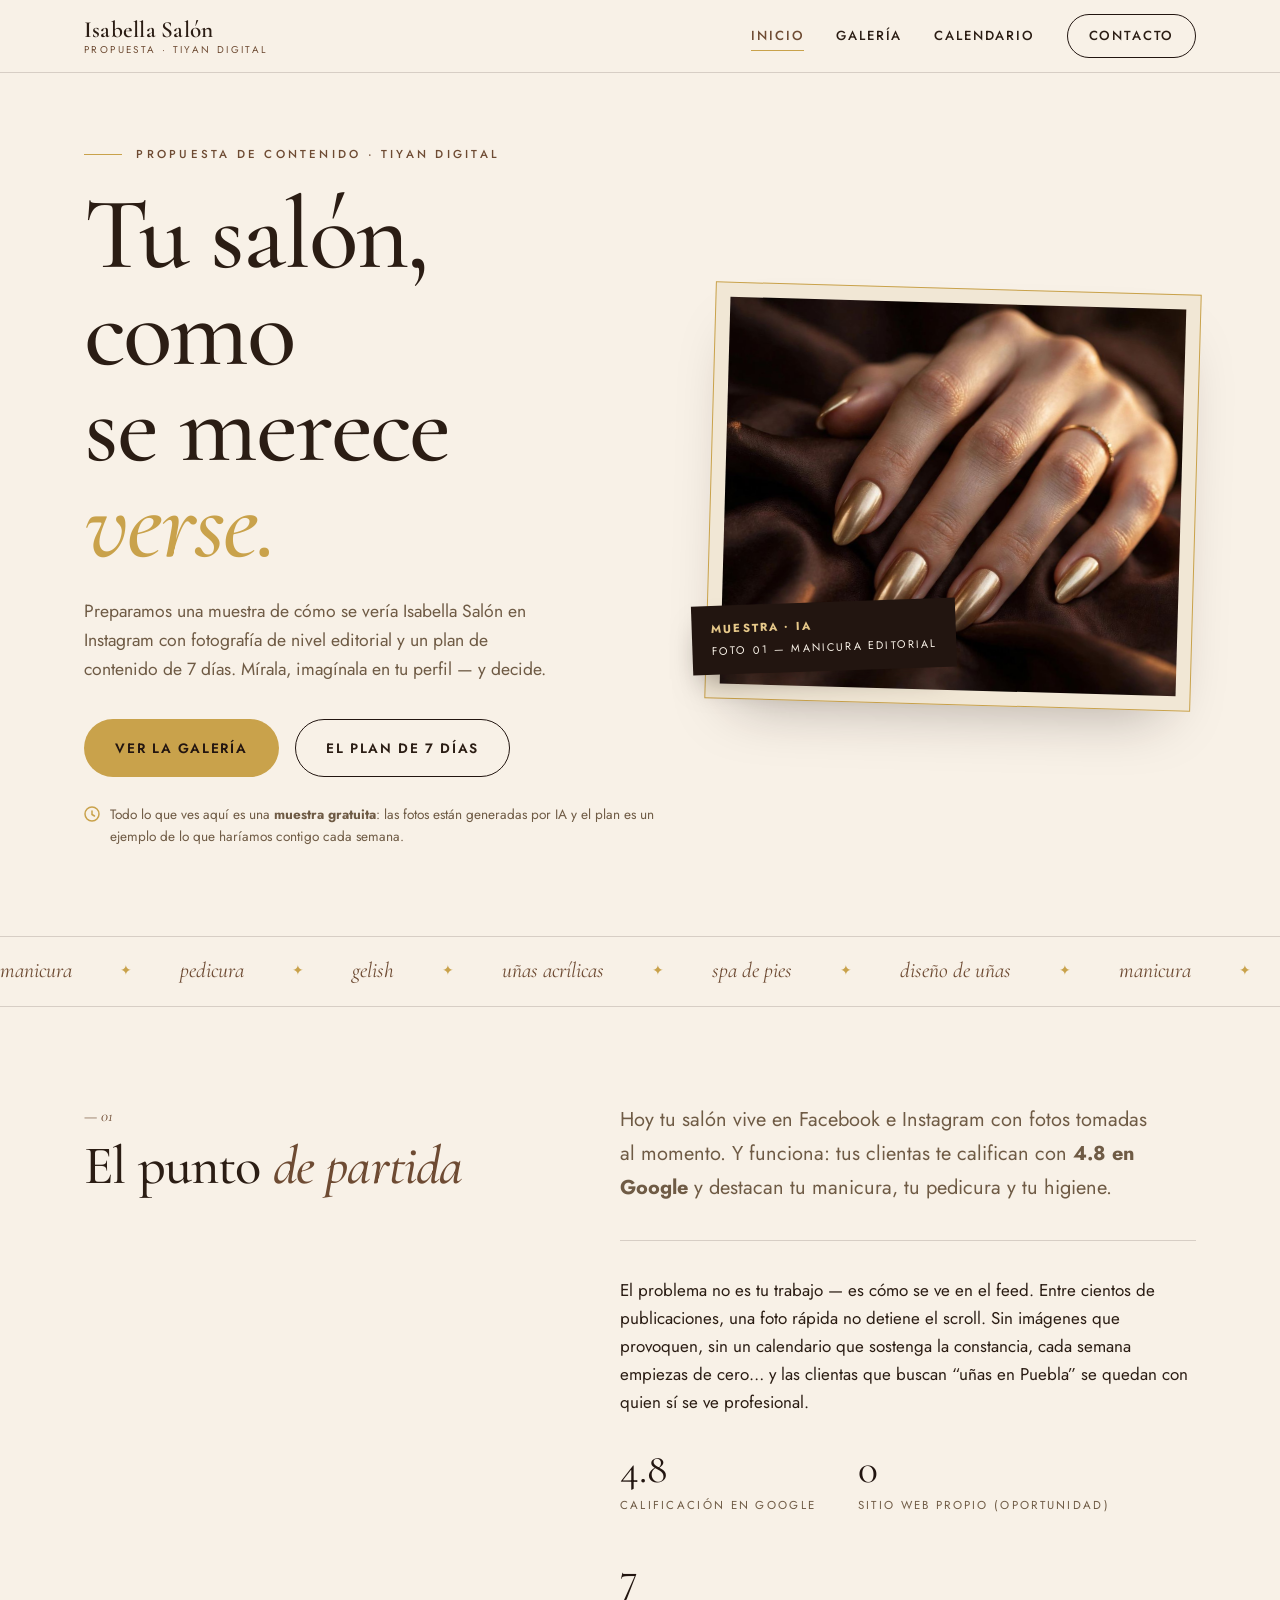
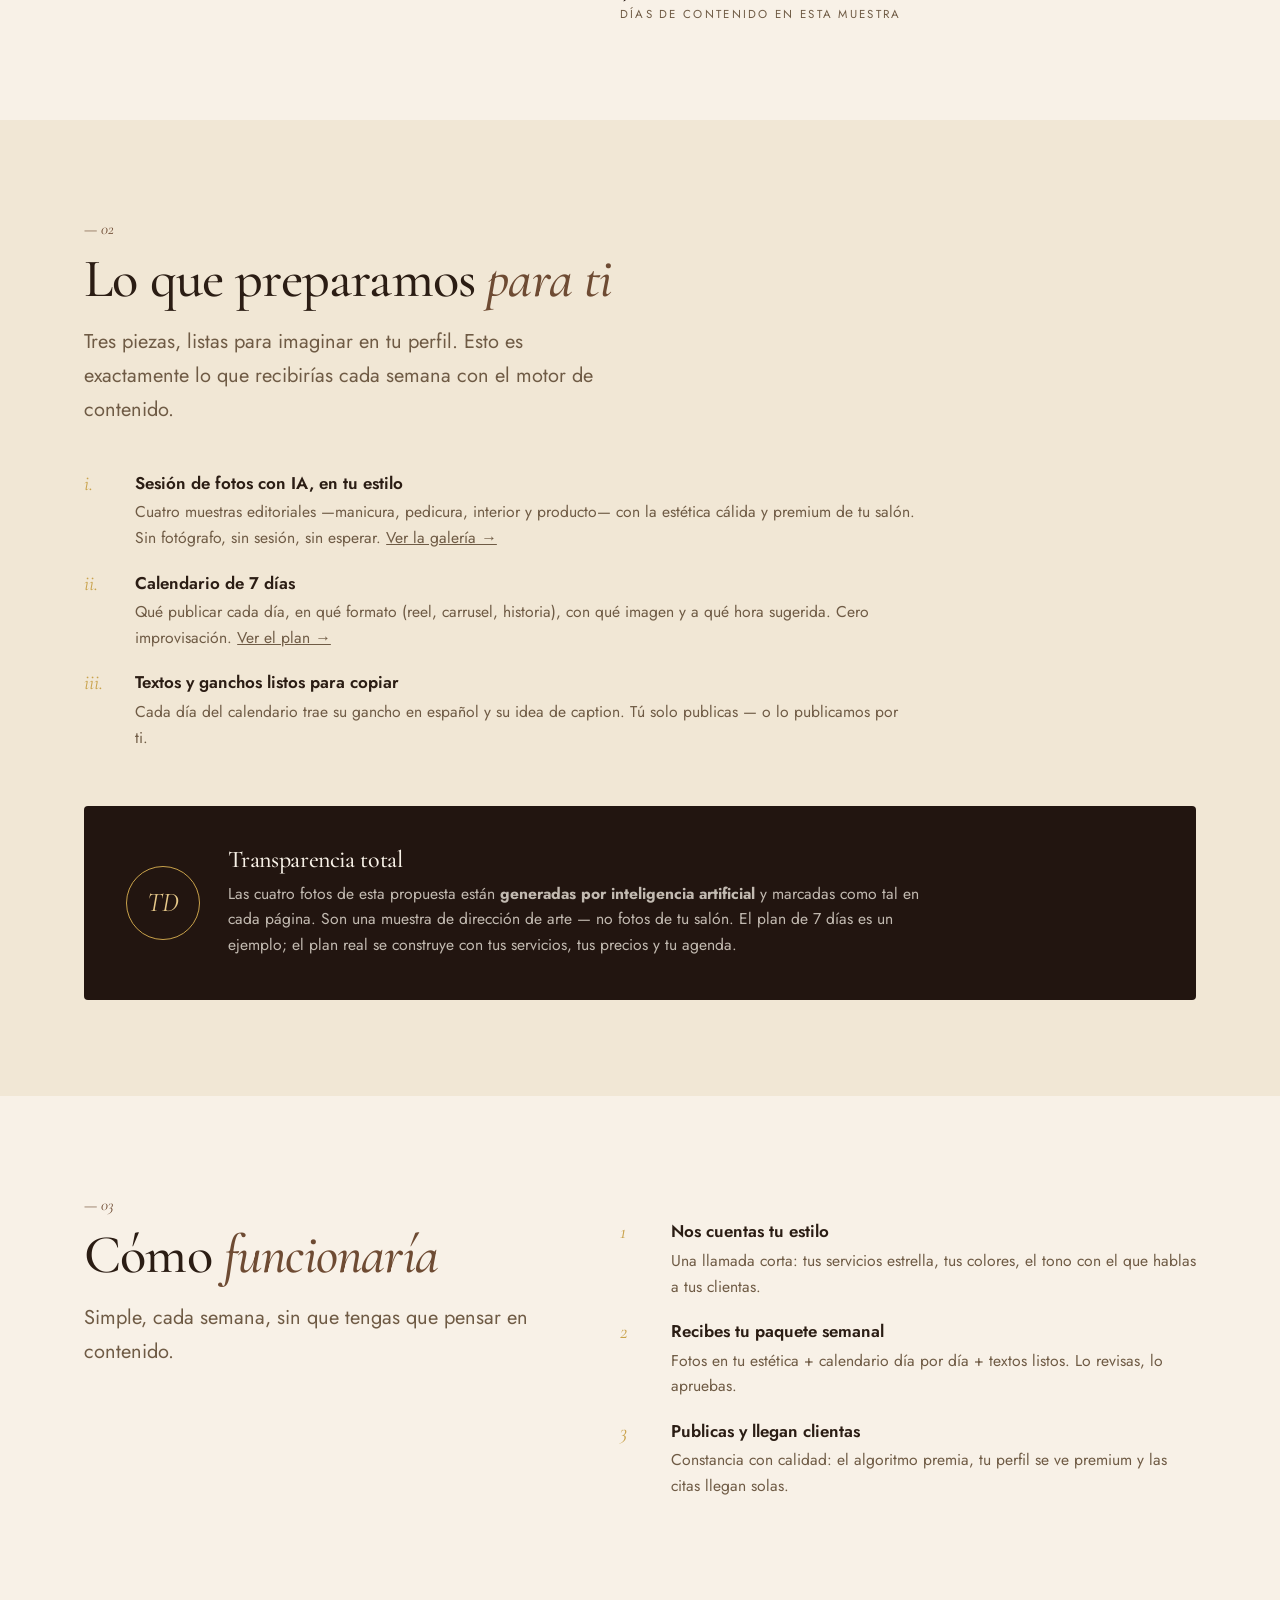
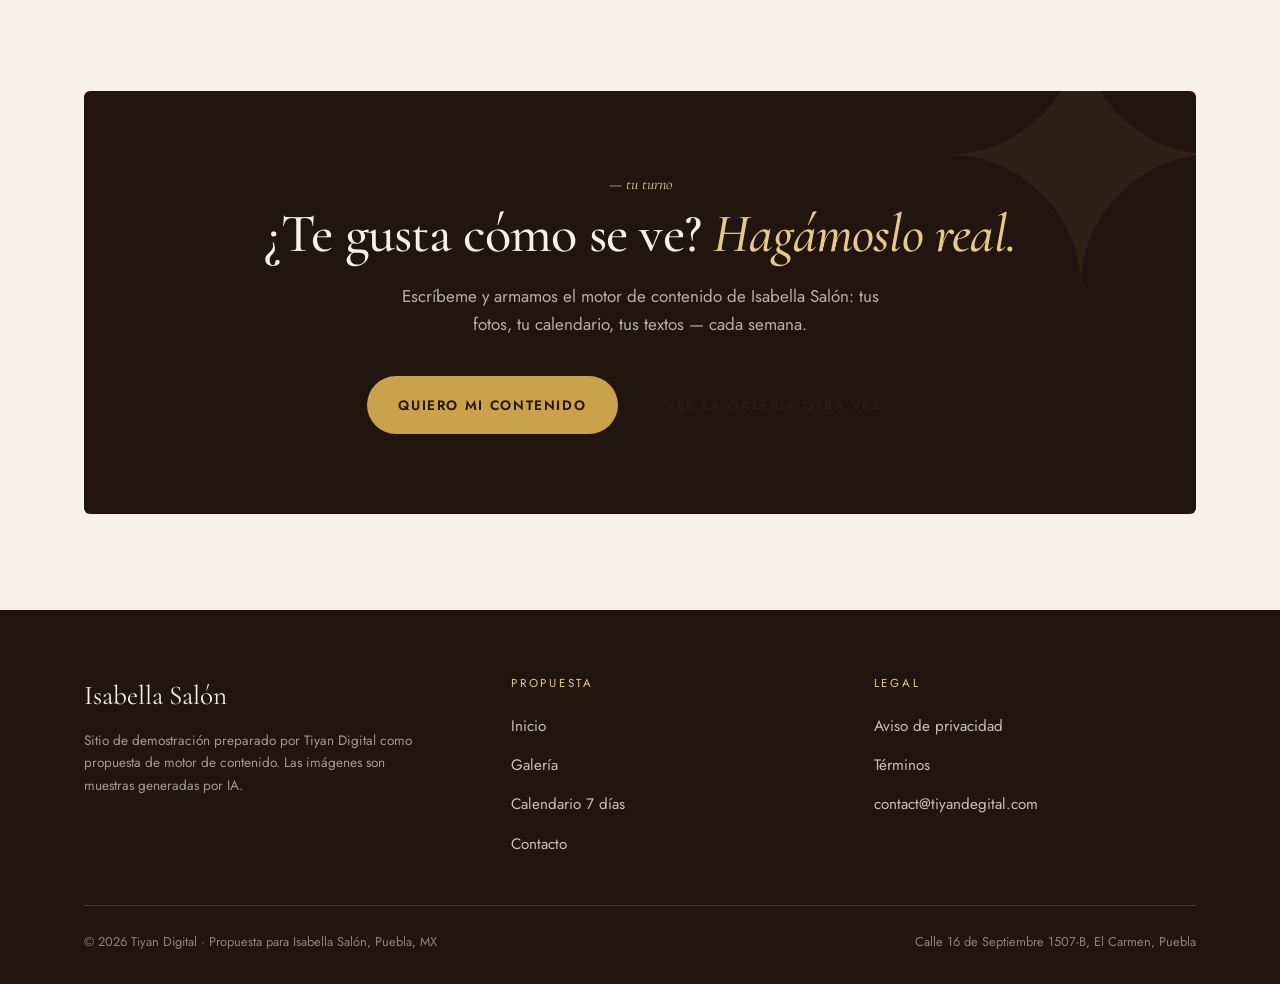
<file: index.html>
<!DOCTYPE html>
<html lang="es-MX">
<head>
<meta charset="UTF-8">
<meta name="viewport" content="width=device-width, initial-scale=1.0">
<title>Isabella Salón · Tu salón, como se merece verse — Propuesta de contenido</title>
<meta name="description" content="Propuesta de Tiyan Digital para Isabella Salón (Puebla): muestra de fotografía con IA en el estilo de tu salón y un plan de contenido de 7 días para Instagram.">
<meta property="og:title" content="Isabella Salón · Tu salón, como se merece verse">
<meta property="og:description" content="Mira cómo se vería tu salón en Instagram con fotografía profesional y un plan de contenido semanal. Propuesta de Tiyan Digital.">
<meta property="og:type" content="website">
<meta property="og:image" content="assets/galeria-manicura.jpg">
<script>document.documentElement.classList.add("js")</script>
<link rel="preconnect" href="https://fonts.googleapis.com">
<link rel="preconnect" href="https://fonts.gstatic.com" crossorigin>
<link href="https://fonts.googleapis.com/css2?family=Cormorant+Garamond:ital,wght@0,400;0,500;0,600;1,400;1,500;1,600&family=Jost:wght@300;400;500;600&display=swap" rel="stylesheet">
<link rel="stylesheet" href="assets/css/style.css">
<link rel="icon" href="data:image/svg+xml,<svg xmlns='http://www.w3.org/2000/svg' viewBox='0 0 100 100'><text y='.9em' font-size='90' font-family='Georgia' font-style='italic' fill='%23c9a24b'>I</text></svg>">
</head>
<body>
<a class="skip-link" href="#contenido">Saltar al contenido</a>

<header class="site-header">
  <div class="wrap header-inner">
    <a class="brand" href="index.html" aria-label="Isabella Salón — inicio">
      <span class="brand-name site-name">Isabella Salón</span>
      <span class="brand-sub">Propuesta · Tiyan Digital</span>
    </a>
    <button class="nav-toggle" aria-label="Abrir menú" aria-expanded="false">
      <span></span><span></span><span></span>
    </button>
    <nav class="main-nav" aria-label="Navegación principal">
      <a href="index.html" aria-current="page">Inicio</a>
      <a href="galeria.html">Galería</a>
      <a href="calendario.html">Calendario</a>
      <a href="contacto.html" class="nav-cta">Contacto</a>
    </nav>
  </div>
</header>

<main id="contenido">
  <!-- ============ HERO ============ -->
  <section class="hero">
    <div class="wrap hero-grid">
      <div class="hero-copy">
        <p class="eyebrow reveal">Propuesta de contenido · Tiyan Digital</p>
        <h1 class="display reveal-mask"><span>Tu salón, como<br>se merece <em>verse.</em></span></h1>
        <p class="sub reveal">Preparamos una muestra de cómo se vería <span class="site-name">Isabella Salón</span> en Instagram con fotografía de nivel editorial y un plan de contenido de 7 días. Mírala, imagínala en tu perfil — y decide.</p>
        <div class="cta-row reveal">
          <a class="btn btn-gold" href="galeria.html">Ver la galería</a>
          <a class="btn btn-ghost" href="calendario.html">El plan de 7 días</a>
        </div>
        <p class="hero-note reveal">
          <svg width="16" height="16" viewBox="0 0 16 16" fill="none" aria-hidden="true"><circle cx="8" cy="8" r="7" stroke="#c9a24b" stroke-width="1.5"/><path d="M8 5v3.5l2.5 1.5" stroke="#c9a24b" stroke-width="1.5" stroke-linecap="round"/></svg>
          <span>Todo lo que ves aquí es una <strong>muestra gratuita</strong>: las fotos están generadas por IA y el plan es un ejemplo de lo que haríamos contigo cada semana.</span>
        </p>
      </div>
      <div class="hero-media reveal">
        <div class="hero-frame">
          <img src="assets/galeria-manicura.jpg" alt="Muestra generada por IA: primer plano editorial de una manicura dorada champán sobre seda chocolate" fetchpriority="high">
        </div>
        <div class="hero-badge"><strong>Muestra · IA</strong>Foto 01 — Manicura editorial</div>
      </div>
    </div>
  </section>

  <!-- ============ MARQUEE ============ -->
  <div class="marquee" aria-hidden="true">
    <div class="marquee-track">
      <span>manicura</span><span>pedicura</span><span>gelish</span><span>uñas acrílicas</span><span>spa de pies</span><span>diseño de uñas</span>
      <span>manicura</span><span>pedicura</span><span>gelish</span><span>uñas acrílicas</span><span>spa de pies</span><span>diseño de uñas</span>
    </div>
  </div>

  <!-- ============ 01 EL PUNTO DE PARTIDA ============ -->
  <section>
    <div class="wrap split">
      <div class="reveal">
        <span class="kicker-num">— 01</span>
        <h2>El punto <em>de partida</em></h2>
      </div>
      <div class="reveal">
        <p class="lead">Hoy tu salón vive en Facebook e Instagram con fotos tomadas al momento. Y funciona: tus clientas te califican con <strong>4.8 en Google</strong> y destacan tu manicura, tu pedicura y tu higiene.</p>
        <hr class="rule">
        <p>El problema no es tu trabajo — es cómo se ve en el feed. Entre cientos de publicaciones, una foto rápida no detiene el scroll. Sin imágenes que provoquen, sin un calendario que sostenga la constancia, cada semana empiezas de cero… y las clientas que buscan “uñas en Puebla” se quedan con quien sí se ve profesional.</p>
        <div class="stat-row">
          <div class="stat"><div class="v">4.8</div><div class="l">Calificación en Google</div></div>
          <div class="stat"><div class="v">0</div><div class="l">Sitio web propio (oportunidad)</div></div>
          <div class="stat"><div class="v">7</div><div class="l">Días de contenido en esta muestra</div></div>
        </div>
      </div>
    </div>
  </section>

  <!-- ============ 02 LO QUE PREPARAMOS ============ -->
  <section style="background:var(--cream-2)">
    <div class="wrap">
      <div class="reveal" style="max-width:44rem">
        <span class="kicker-num">— 02</span>
        <h2>Lo que preparamos <em>para ti</em></h2>
        <p class="lead">Tres piezas, listas para imaginar en tu perfil. Esto es exactamente lo que recibirías cada semana con el motor de contenido.</p>
      </div>
      <ul class="check-list reveal" style="margin-top:2.6rem;max-width:52rem">
        <li>
          <span class="n">i.</span>
          <div><strong>Sesión de fotos con IA, en tu estilo</strong><p>Cuatro muestras editoriales —manicura, pedicura, interior y producto— con la estética cálida y premium de tu salón. Sin fotógrafo, sin sesión, sin esperar. <a href="galeria.html">Ver la galería →</a></p></div>
        </li>
        <li>
          <span class="n">ii.</span>
          <div><strong>Calendario de 7 días</strong><p>Qué publicar cada día, en qué formato (reel, carrusel, historia), con qué imagen y a qué hora sugerida. Cero improvisación. <a href="calendario.html">Ver el plan →</a></p></div>
        </li>
        <li>
          <span class="n">iii.</span>
          <div><strong>Textos y ganchos listos para copiar</strong><p>Cada día del calendario trae su gancho en español y su idea de caption. Tú solo publicas — o lo publicamos por ti.</p></div>
        </li>
      </ul>
      <div class="honest reveal">
        <div class="seal" aria-hidden="true">TD</div>
        <div>
          <h3>Transparencia total</h3>
          <p>Las cuatro fotos de esta propuesta están <strong>generadas por inteligencia artificial</strong> y marcadas como tal en cada página. Son una muestra de dirección de arte — no fotos de tu salón. El plan de 7 días es un ejemplo; el plan real se construye con tus servicios, tus precios y tu agenda.</p>
        </div>
      </div>
    </div>
  </section>

  <!-- ============ 03 CÓMO FUNCIONARÍA ============ -->
  <section>
    <div class="wrap split">
      <div class="reveal">
        <span class="kicker-num">— 03</span>
        <h2>Cómo <em>funcionaría</em></h2>
        <p class="lead">Simple, cada semana, sin que tengas que pensar en contenido.</p>
      </div>
      <div class="reveal">
        <ul class="check-list">
          <li><span class="n">1</span><div><strong>Nos cuentas tu estilo</strong><p>Una llamada corta: tus servicios estrella, tus colores, el tono con el que hablas a tus clientas.</p></div></li>
          <li><span class="n">2</span><div><strong>Recibes tu paquete semanal</strong><p>Fotos en tu estética + calendario día por día + textos listos. Lo revisas, lo apruebas.</p></div></li>
          <li><span class="n">3</span><div><strong>Publicas y llegan clientas</strong><p>Constancia con calidad: el algoritmo premia, tu perfil se ve premium y las citas llegan solas.</p></div></li>
        </ul>
      </div>
    </div>
  </section>

  <!-- ============ CTA FINAL ============ -->
  <section>
    <div class="wrap">
      <div class="final-cta reveal">
        <span class="kicker-num" style="color:var(--champagne-soft)">— tu turno</span>
        <h2>¿Te gusta cómo se ve? <em>Hagámoslo real.</em></h2>
        <p>Escríbeme y armamos el motor de contenido de <span class="site-name">Isabella Salón</span>: tus fotos, tu calendario, tus textos — cada semana.</p>
        <div class="cta-row" style="justify-content:center">
          <a class="btn btn-gold" href="contacto.html">Quiero mi contenido</a>
          <a class="btn btn-ghost" href="galeria.html">Ver la galería otra vez</a>
        </div>
      </div>
    </div>
  </section>
</main>

<footer class="site-footer">
  <div class="wrap">
    <div class="footer-grid">
      <div>
        <div class="footer-brand site-name">Isabella Salón</div>
        <p class="footer-tag">Sitio de demostración preparado por Tiyan Digital como propuesta de motor de contenido. Las imágenes son muestras generadas por IA.</p>
      </div>
      <div>
        <div class="footer-h">Propuesta</div>
        <ul>
          <li><a href="index.html">Inicio</a></li>
          <li><a href="galeria.html">Galería</a></li>
          <li><a href="calendario.html">Calendario 7 días</a></li>
          <li><a href="contacto.html">Contacto</a></li>
        </ul>
      </div>
      <div>
        <div class="footer-h">Legal</div>
        <ul>
          <li><a href="privacidad.html">Aviso de privacidad</a></li>
          <li><a href="terminos.html">Términos</a></li>
          <li><a href="mailto:contact@tiyandegital.com">contact@tiyandegital.com</a></li>
        </ul>
      </div>
    </div>
    <div class="footer-base">
      <span>© <span data-year>2026</span> Tiyan Digital · Propuesta para <span class="site-name">Isabella Salón</span>, Puebla, MX</span>
      <span>Calle 16 de Septiembre 1507-B, El Carmen, Puebla</span>
    </div>
  </div>
</footer>
<script src="assets/js/site.js" defer></script>
</body>
</html>
</file>
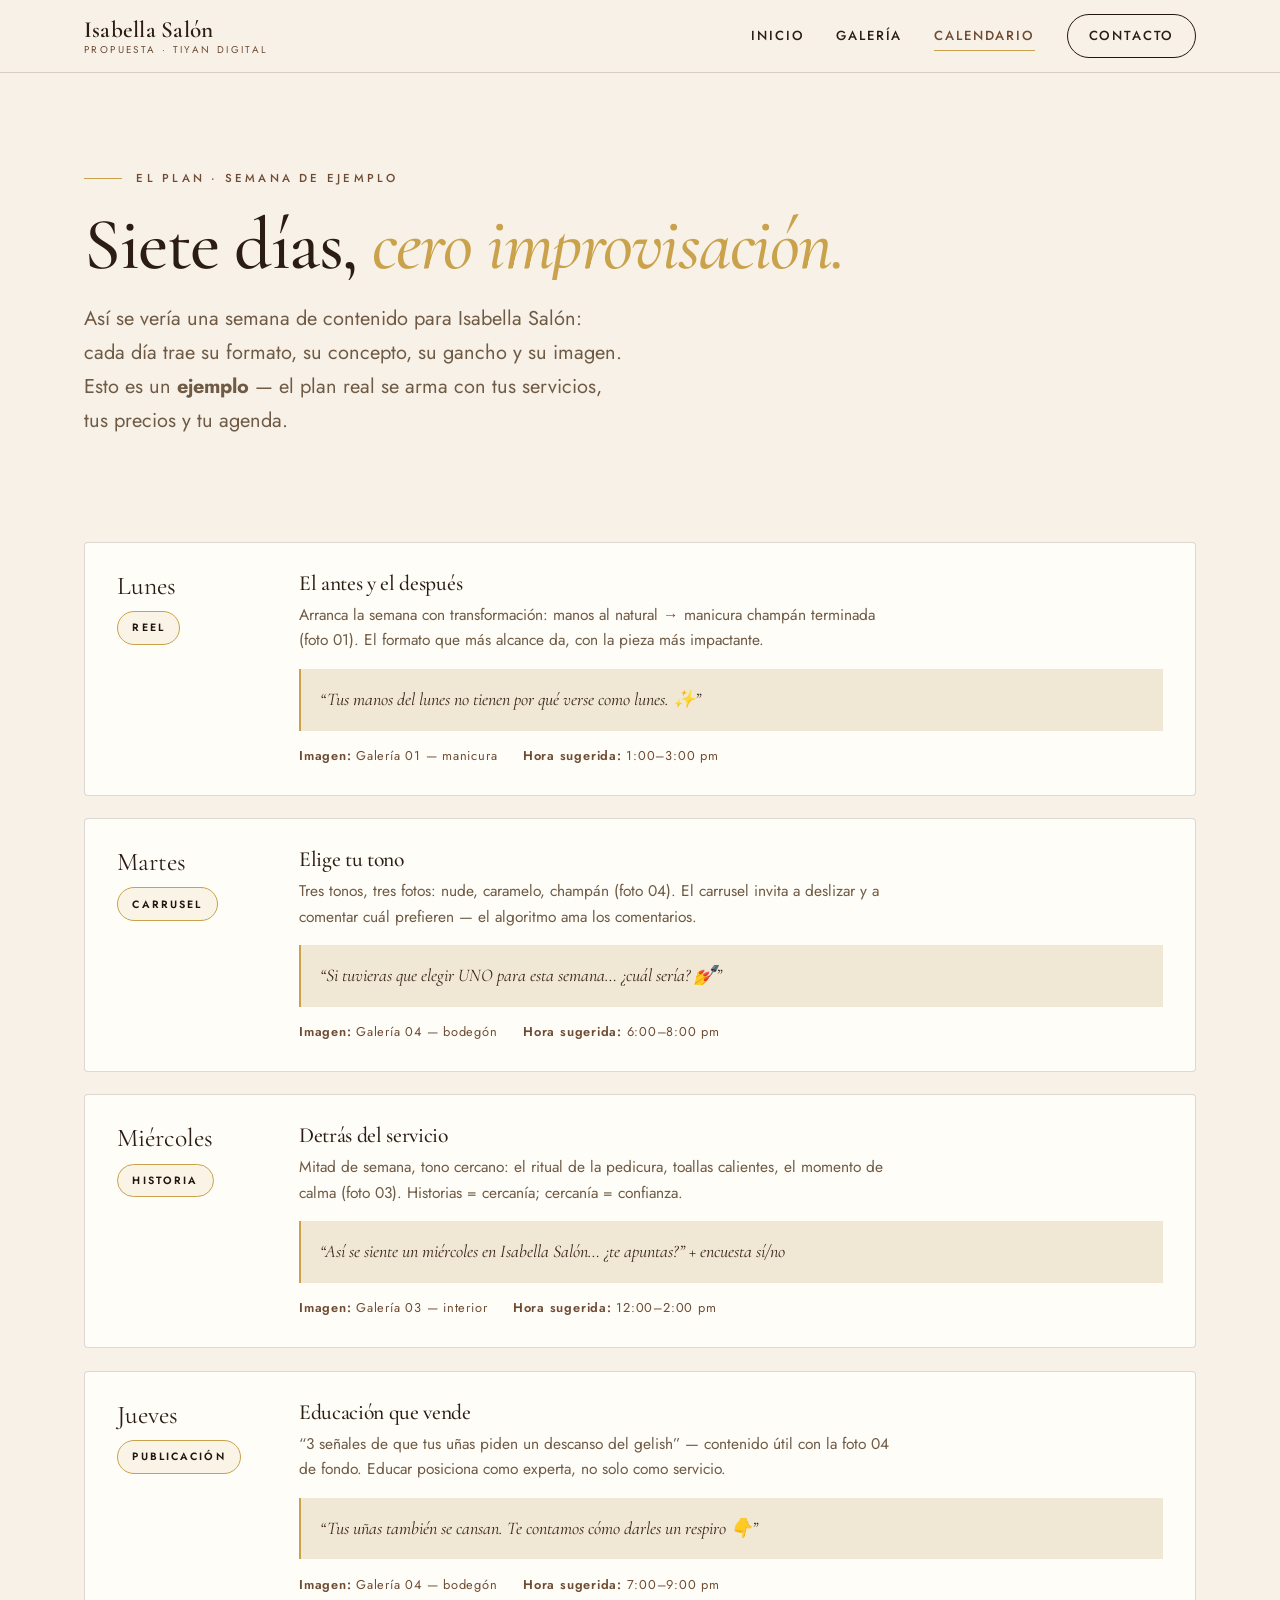
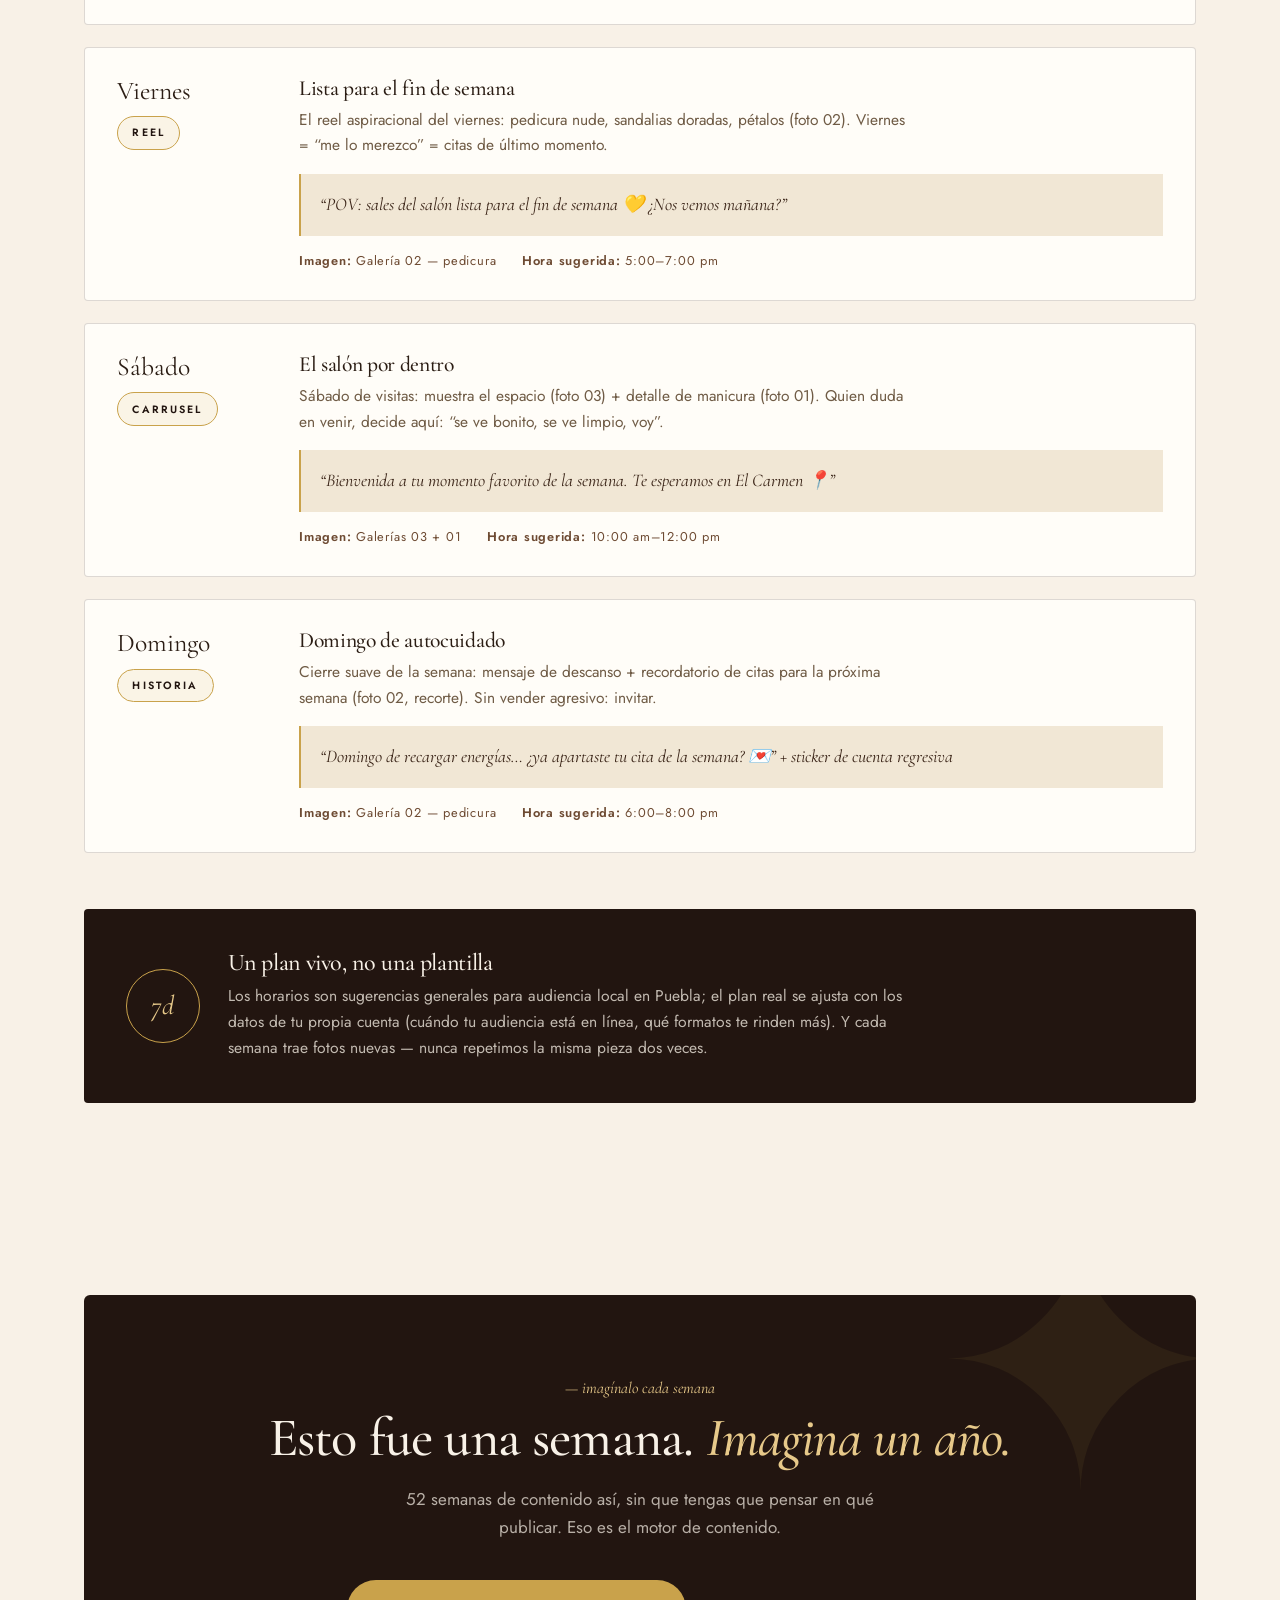
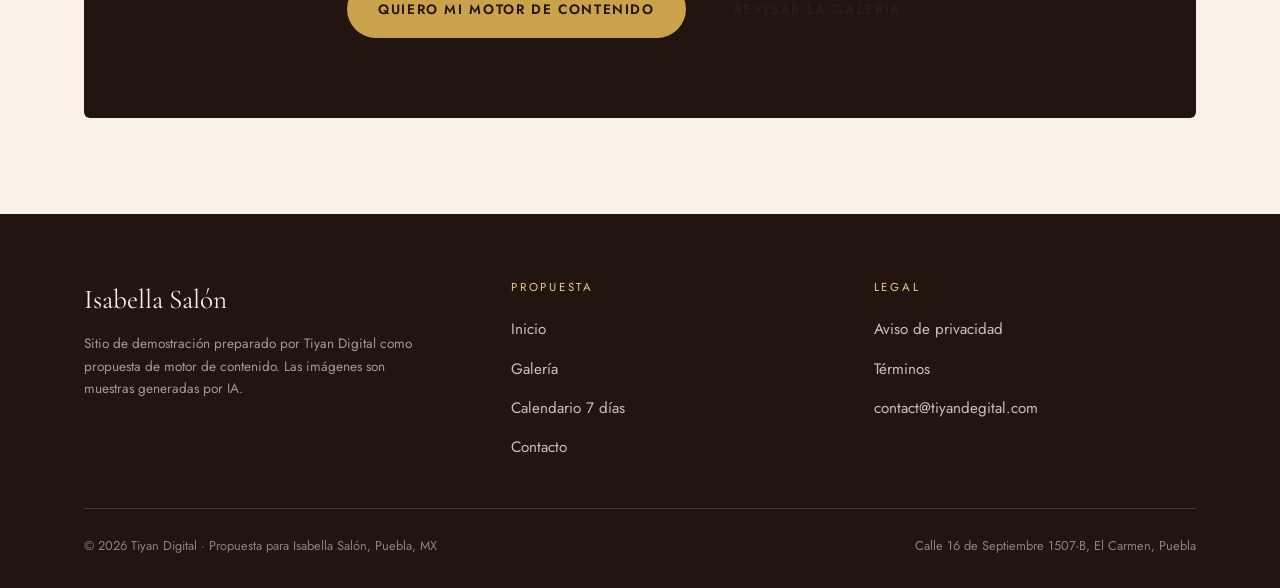
<file: calendario.html>
<!DOCTYPE html>
<html lang="es-MX">
<head>
<meta charset="UTF-8">
<meta name="viewport" content="width=device-width, initial-scale=1.0">
<title>Calendario · Plan de contenido 7 días — Isabella Salón</title>
<meta name="description" content="Plan de contenido de ejemplo para 7 días: qué publicar cada día en el Instagram de Isabella Salón, Puebla — formato, concepto, gancho e imagen sugerida. Propuesta de Tiyan Digital.">
<meta property="og:title" content="Calendario · Plan de 7 días — Isabella Salón">
<meta property="og:description" content="Una semana completa de contenido: qué publicar, en qué formato y con qué texto. Plan de ejemplo — propuesta de Tiyan Digital.">
<meta property="og:type" content="website">
<meta property="og:image" content="assets/galeria-pedicura.jpg">
<script>document.documentElement.classList.add("js")</script>
<link rel="preconnect" href="https://fonts.googleapis.com">
<link rel="preconnect" href="https://fonts.gstatic.com" crossorigin>
<link href="https://fonts.googleapis.com/css2?family=Cormorant+Garamond:ital,wght@0,400;0,500;0,600;1,400;1,500;1,600&family=Jost:wght@300;400;500;600&display=swap" rel="stylesheet">
<link rel="stylesheet" href="assets/css/style.css">
<link rel="icon" href="data:image/svg+xml,<svg xmlns='http://www.w3.org/2000/svg' viewBox='0 0 100 100'><text y='.9em' font-size='90' font-family='Georgia' font-style='italic' fill='%23c9a24b'>I</text></svg>">
</head>
<body>
<a class="skip-link" href="#contenido">Saltar al contenido</a>

<header class="site-header">
  <div class="wrap header-inner">
    <a class="brand" href="index.html" aria-label="Isabella Salón — inicio">
      <span class="brand-name site-name">Isabella Salón</span>
      <span class="brand-sub">Propuesta · Tiyan Digital</span>
    </a>
    <button class="nav-toggle" aria-label="Abrir menú" aria-expanded="false">
      <span></span><span></span><span></span>
    </button>
    <nav class="main-nav" aria-label="Navegación principal">
      <a href="index.html">Inicio</a>
      <a href="galeria.html">Galería</a>
      <a href="calendario.html" aria-current="page">Calendario</a>
      <a href="contacto.html" class="nav-cta">Contacto</a>
    </nav>
  </div>
</header>

<main id="contenido">
  <section style="padding-bottom:0">
    <div class="wrap">
      <p class="eyebrow reveal">El plan · semana de ejemplo</p>
      <h1 class="display reveal-mask" style="font-size:clamp(2.6rem,6vw,4.6rem)"><span>Siete días, <em>cero improvisación.</em></span></h1>
      <p class="lead reveal" style="margin-top:1.4rem">Así se vería una semana de contenido para <span class="site-name">Isabella Salón</span>: cada día trae su formato, su concepto, su gancho y su imagen. Esto es un <strong>ejemplo</strong> — el plan real se arma con tus servicios, tus precios y tu agenda.</p>
    </div>
  </section>

  <section style="padding-top:56px">
    <div class="wrap">
      <div class="days">

        <article class="day reveal">
          <div class="day-head"><div class="dow">Lunes</div><span class="fmt">Reel</span></div>
          <div>
            <h3>El antes y el después</h3>
            <p>Arranca la semana con transformación: manos al natural → manicura champán terminada (foto 01). El formato que más alcance da, con la pieza más impactante.</p>
            <div class="hook">“Tus manos del lunes no tienen por qué verse como lunes. ✨”</div>
            <div class="meta"><span><strong>Imagen:</strong> Galería 01 — manicura</span><span><strong>Hora sugerida:</strong> 1:00–3:00 pm</span></div>
          </div>
        </article>

        <article class="day reveal">
          <div class="day-head"><div class="dow">Martes</div><span class="fmt">Carrusel</span></div>
          <div>
            <h3>Elige tu tono</h3>
            <p>Tres tonos, tres fotos: nude, caramelo, champán (foto 04). El carrusel invita a deslizar y a comentar cuál prefieren — el algoritmo ama los comentarios.</p>
            <div class="hook">“Si tuvieras que elegir UNO para esta semana… ¿cuál sería? 💅”</div>
            <div class="meta"><span><strong>Imagen:</strong> Galería 04 — bodegón</span><span><strong>Hora sugerida:</strong> 6:00–8:00 pm</span></div>
          </div>
        </article>

        <article class="day reveal">
          <div class="day-head"><div class="dow">Miércoles</div><span class="fmt">Historia</span></div>
          <div>
            <h3>Detrás del servicio</h3>
            <p>Mitad de semana, tono cercano: el ritual de la pedicura, toallas calientes, el momento de calma (foto 03). Historias = cercanía; cercanía = confianza.</p>
            <div class="hook">“Así se siente un miércoles en <span class="site-name">Isabella Salón</span>… ¿te apuntas?” + encuesta sí/no</div>
            <div class="meta"><span><strong>Imagen:</strong> Galería 03 — interior</span><span><strong>Hora sugerida:</strong> 12:00–2:00 pm</span></div>
          </div>
        </article>

        <article class="day reveal">
          <div class="day-head"><div class="dow">Jueves</div><span class="fmt">Publicación</span></div>
          <div>
            <h3>Educación que vende</h3>
            <p>“3 señales de que tus uñas piden un descanso del gelish” — contenido útil con la foto 04 de fondo. Educar posiciona como experta, no solo como servicio.</p>
            <div class="hook">“Tus uñas también se cansan. Te contamos cómo darles un respiro 👇”</div>
            <div class="meta"><span><strong>Imagen:</strong> Galería 04 — bodegón</span><span><strong>Hora sugerida:</strong> 7:00–9:00 pm</span></div>
          </div>
        </article>

        <article class="day reveal">
          <div class="day-head"><div class="dow">Viernes</div><span class="fmt">Reel</span></div>
          <div>
            <h3>Lista para el fin de semana</h3>
            <p>El reel aspiracional del viernes: pedicura nude, sandalias doradas, pétalos (foto 02). Viernes = “me lo merezco” = citas de último momento.</p>
            <div class="hook">“POV: sales del salón lista para el fin de semana 💛 ¿Nos vemos mañana?”</div>
            <div class="meta"><span><strong>Imagen:</strong> Galería 02 — pedicura</span><span><strong>Hora sugerida:</strong> 5:00–7:00 pm</span></div>
          </div>
        </article>

        <article class="day reveal">
          <div class="day-head"><div class="dow">Sábado</div><span class="fmt">Carrusel</span></div>
          <div>
            <h3>El salón por dentro</h3>
            <p>Sábado de visitas: muestra el espacio (foto 03) + detalle de manicura (foto 01). Quien duda en venir, decide aquí: “se ve bonito, se ve limpio, voy”.</p>
            <div class="hook">“Bienvenida a tu momento favorito de la semana. Te esperamos en El Carmen 📍”</div>
            <div class="meta"><span><strong>Imagen:</strong> Galerías 03 + 01</span><span><strong>Hora sugerida:</strong> 10:00 am–12:00 pm</span></div>
          </div>
        </article>

        <article class="day reveal">
          <div class="day-head"><div class="dow">Domingo</div><span class="fmt">Historia</span></div>
          <div>
            <h3>Domingo de autocuidado</h3>
            <p>Cierre suave de la semana: mensaje de descanso + recordatorio de citas para la próxima semana (foto 02, recorte). Sin vender agresivo: invitar.</p>
            <div class="hook">“Domingo de recargar energías… ¿ya apartaste tu cita de la semana? 💌” + sticker de cuenta regresiva</div>
            <div class="meta"><span><strong>Imagen:</strong> Galería 02 — pedicura</span><span><strong>Hora sugerida:</strong> 6:00–8:00 pm</span></div>
          </div>
        </article>

      </div>

      <div class="honest reveal">
        <div class="seal" aria-hidden="true">7d</div>
        <div>
          <h3>Un plan vivo, no una plantilla</h3>
          <p>Los horarios son sugerencias generales para audiencia local en Puebla; el plan real se ajusta con los datos de tu propia cuenta (cuándo tu audiencia está en línea, qué formatos te rinden más). Y cada semana trae fotos nuevas — nunca repetimos la misma pieza dos veces.</p>
        </div>
      </div>
    </div>
  </section>

  <section>
    <div class="wrap">
      <div class="final-cta reveal">
        <span class="kicker-num" style="color:var(--champagne-soft)">— imagínalo cada semana</span>
        <h2>Esto fue una semana. <em>Imagina un año.</em></h2>
        <p>52 semanas de contenido así, sin que tengas que pensar en qué publicar. Eso es el motor de contenido.</p>
        <div class="cta-row" style="justify-content:center">
          <a class="btn btn-gold" href="contacto.html">Quiero mi motor de contenido</a>
          <a class="btn btn-ghost" href="galeria.html">Revisar la galería</a>
        </div>
      </div>
    </div>
  </section>
</main>

<footer class="site-footer">
  <div class="wrap">
    <div class="footer-grid">
      <div>
        <div class="footer-brand site-name">Isabella Salón</div>
        <p class="footer-tag">Sitio de demostración preparado por Tiyan Digital como propuesta de motor de contenido. Las imágenes son muestras generadas por IA.</p>
      </div>
      <div>
        <div class="footer-h">Propuesta</div>
        <ul>
          <li><a href="index.html">Inicio</a></li>
          <li><a href="galeria.html">Galería</a></li>
          <li><a href="calendario.html">Calendario 7 días</a></li>
          <li><a href="contacto.html">Contacto</a></li>
        </ul>
      </div>
      <div>
        <div class="footer-h">Legal</div>
        <ul>
          <li><a href="privacidad.html">Aviso de privacidad</a></li>
          <li><a href="terminos.html">Términos</a></li>
          <li><a href="mailto:contact@tiyandegital.com">contact@tiyandegital.com</a></li>
        </ul>
      </div>
    </div>
    <div class="footer-base">
      <span>© <span data-year>2026</span> Tiyan Digital · Propuesta para <span class="site-name">Isabella Salón</span>, Puebla, MX</span>
      <span>Calle 16 de Septiembre 1507-B, El Carmen, Puebla</span>
    </div>
  </div>
</footer>
<script src="assets/js/site.js" defer></script>
</body>
</html>
</file>
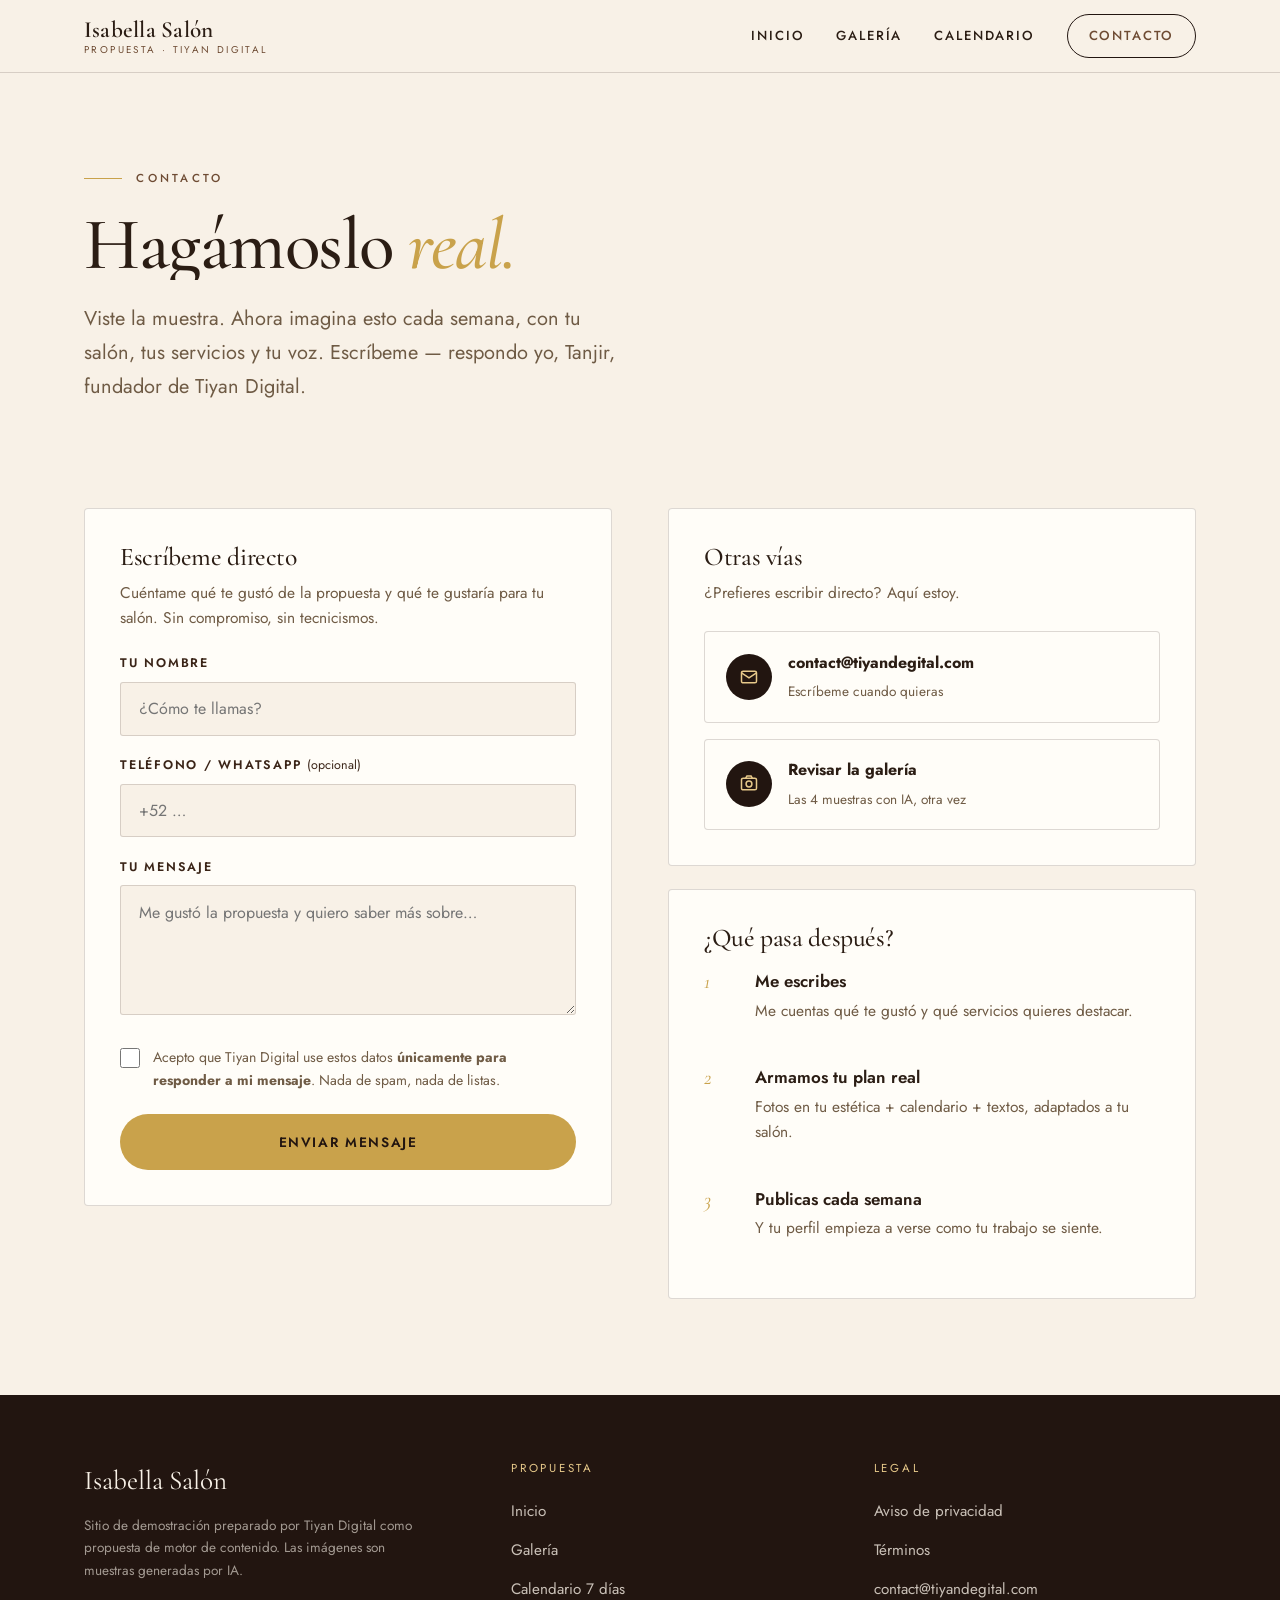
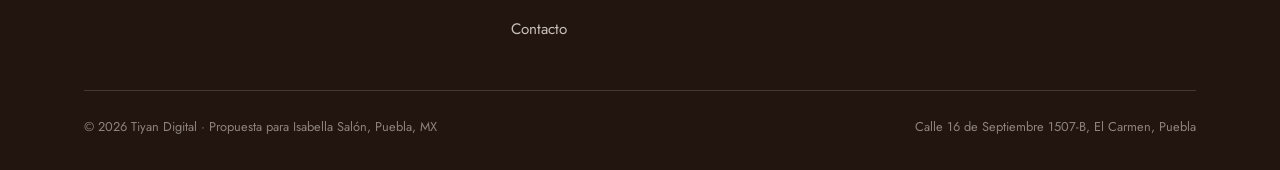
<file: contacto.html>
<!DOCTYPE html>
<html lang="es-MX">
<head>
<meta charset="UTF-8">
<meta name="viewport" content="width=device-width, initial-scale=1.0">
<title>Contacto — Isabella Salón · Propuesta Tiyan Digital</title>
<meta name="description" content="¿Te gustó la propuesta de contenido para Isabella Salón? Escríbenos: te armamos tu motor de contenido semanal. Tiyan Digital.">
<meta property="og:title" content="Contacto — Propuesta de contenido · Tiyan Digital">
<meta property="og:description" content="Tus fotos, tu calendario, tus textos — cada semana. Escríbenos.">
<meta property="og:type" content="website">
<script>document.documentElement.classList.add("js")</script>
<link rel="preconnect" href="https://fonts.googleapis.com">
<link rel="preconnect" href="https://fonts.gstatic.com" crossorigin>
<link href="https://fonts.googleapis.com/css2?family=Cormorant+Garamond:ital,wght@0,400;0,500;0,600;1,400;1,500;1,600&family=Jost:wght@300;400;500;600&display=swap" rel="stylesheet">
<link rel="stylesheet" href="assets/css/style.css">
<link rel="icon" href="data:image/svg+xml,<svg xmlns='http://www.w3.org/2000/svg' viewBox='0 0 100 100'><text y='.9em' font-size='90' font-family='Georgia' font-style='italic' fill='%23c9a24b'>I</text></svg>">
</head>
<body>
<a class="skip-link" href="#contenido">Saltar al contenido</a>

<header class="site-header">
  <div class="wrap header-inner">
    <a class="brand" href="index.html" aria-label="Isabella Salón — inicio">
      <span class="brand-name site-name">Isabella Salón</span>
      <span class="brand-sub">Propuesta · Tiyan Digital</span>
    </a>
    <button class="nav-toggle" aria-label="Abrir menú" aria-expanded="false">
      <span></span><span></span><span></span>
    </button>
    <nav class="main-nav" aria-label="Navegación principal">
      <a href="index.html">Inicio</a>
      <a href="galeria.html">Galería</a>
      <a href="calendario.html">Calendario</a>
      <a href="contacto.html" class="nav-cta" aria-current="page">Contacto</a>
    </nav>
  </div>
</header>

<main id="contenido">
  <section style="padding-bottom:0">
    <div class="wrap">
      <p class="eyebrow reveal">Contacto</p>
      <h1 class="display reveal-mask" style="font-size:clamp(2.6rem,6vw,4.6rem)"><span>Hagámoslo <em>real.</em></span></h1>
      <p class="lead reveal" style="margin-top:1.4rem">Viste la muestra. Ahora imagina esto cada semana, con tu salón, tus servicios y tu voz. Escríbeme — respondo yo, Tanjir, fundador de Tiyan Digital.</p>
    </div>
  </section>

  <section style="padding-top:56px">
    <div class="wrap contact-grid">
      <div class="contact-card reveal">
        <h3>Escríbeme directo</h3>
        <p>Cuéntame qué te gustó de la propuesta y qué te gustaría para tu salón. Sin compromiso, sin tecnicismos.</p>
        <form id="contact-form" novalidate>
          <div class="form-field">
            <label for="nombre">Tu nombre</label>
            <input type="text" id="nombre" name="nombre" autocomplete="name" required placeholder="¿Cómo te llamas?">
          </div>
          <div class="form-field">
            <label for="telefono">Teléfono / WhatsApp <span style="font-weight:400;text-transform:none;letter-spacing:0">(opcional)</span></label>
            <input type="tel" id="telefono" name="telefono" autocomplete="tel" placeholder="+52 …">
          </div>
          <div class="form-field">
            <label for="mensaje">Tu mensaje</label>
            <textarea id="mensaje" name="mensaje" required placeholder="Me gustó la propuesta y quiero saber más sobre…"></textarea>
          </div>
          <label class="consent">
            <input type="checkbox" required>
            <span>Acepto que Tiyan Digital use estos datos <strong>únicamente para responder a mi mensaje</strong>. Nada de spam, nada de listas.</span>
          </label>
          <button class="btn btn-gold" type="submit" style="width:100%;justify-content:center">Enviar mensaje</button>
          <div class="form-ok" id="form-ok" role="status">
            <strong>¡Listo!</strong> Se abrió tu correo con el mensaje preparado — solo presiona enviar. Te respondo lo antes posible.
          </div>
        </form>
      </div>

      <div class="reveal">
        <div class="contact-card">
          <h3>Otras vías</h3>
          <p>¿Prefieres escribir directo? Aquí estoy.</p>
          <div class="direct">
            <a href="mailto:contact@tiyandegital.com?subject=Propuesta%20de%20contenido%20%E2%80%94%20Isabella%20Sal%C3%B3n">
              <span class="ic" aria-hidden="true"><svg width="20" height="20" viewBox="0 0 24 24" fill="none" stroke="currentColor" stroke-width="1.8"><rect x="3" y="5" width="18" height="14" rx="2"/><path d="M3 7l9 6 9-6"/></svg></span>
              <span><strong>contact@tiyandegital.com</strong><small>Escríbeme cuando quieras</small></span>
            </a>
            <a href="galeria.html">
              <span class="ic" aria-hidden="true"><svg width="20" height="20" viewBox="0 0 24 24" fill="none" stroke="currentColor" stroke-width="1.8"><rect x="3" y="5" width="18" height="14" rx="2"/><circle cx="12" cy="12" r="3.5"/><path d="M8 5l1.5-2.5h5L16 5"/></svg></span>
              <span><strong>Revisar la galería</strong><small>Las 4 muestras con IA, otra vez</small></span>
            </a>
          </div>
        </div>
        <div class="contact-card" style="margin-top:1.4rem">
          <h3>¿Qué pasa después?</h3>
          <ul class="check-list" style="margin-top:1rem">
            <li><span class="n">1</span><div><strong>Me escribes</strong><p>Me cuentas qué te gustó y qué servicios quieres destacar.</p></div></li>
            <li><span class="n">2</span><div><strong>Armamos tu plan real</strong><p>Fotos en tu estética + calendario + textos, adaptados a tu salón.</p></div></li>
            <li><span class="n">3</span><div><strong>Publicas cada semana</strong><p>Y tu perfil empieza a verse como tu trabajo se siente.</p></div></li>
          </ul>
        </div>
      </div>
    </div>
  </section>
</main>

<footer class="site-footer">
  <div class="wrap">
    <div class="footer-grid">
      <div>
        <div class="footer-brand site-name">Isabella Salón</div>
        <p class="footer-tag">Sitio de demostración preparado por Tiyan Digital como propuesta de motor de contenido. Las imágenes son muestras generadas por IA.</p>
      </div>
      <div>
        <div class="footer-h">Propuesta</div>
        <ul>
          <li><a href="index.html">Inicio</a></li>
          <li><a href="galeria.html">Galería</a></li>
          <li><a href="calendario.html">Calendario 7 días</a></li>
          <li><a href="contacto.html">Contacto</a></li>
        </ul>
      </div>
      <div>
        <div class="footer-h">Legal</div>
        <ul>
          <li><a href="privacidad.html">Aviso de privacidad</a></li>
          <li><a href="terminos.html">Términos</a></li>
          <li><a href="mailto:contact@tiyandegital.com">contact@tiyandegital.com</a></li>
        </ul>
      </div>
    </div>
    <div class="footer-base">
      <span>© <span data-year>2026</span> Tiyan Digital · Propuesta para <span class="site-name">Isabella Salón</span>, Puebla, MX</span>
      <span>Calle 16 de Septiembre 1507-B, El Carmen, Puebla</span>
    </div>
  </div>
</footer>
<script src="assets/js/site.js" defer></script>
</body>
</html>
</file>
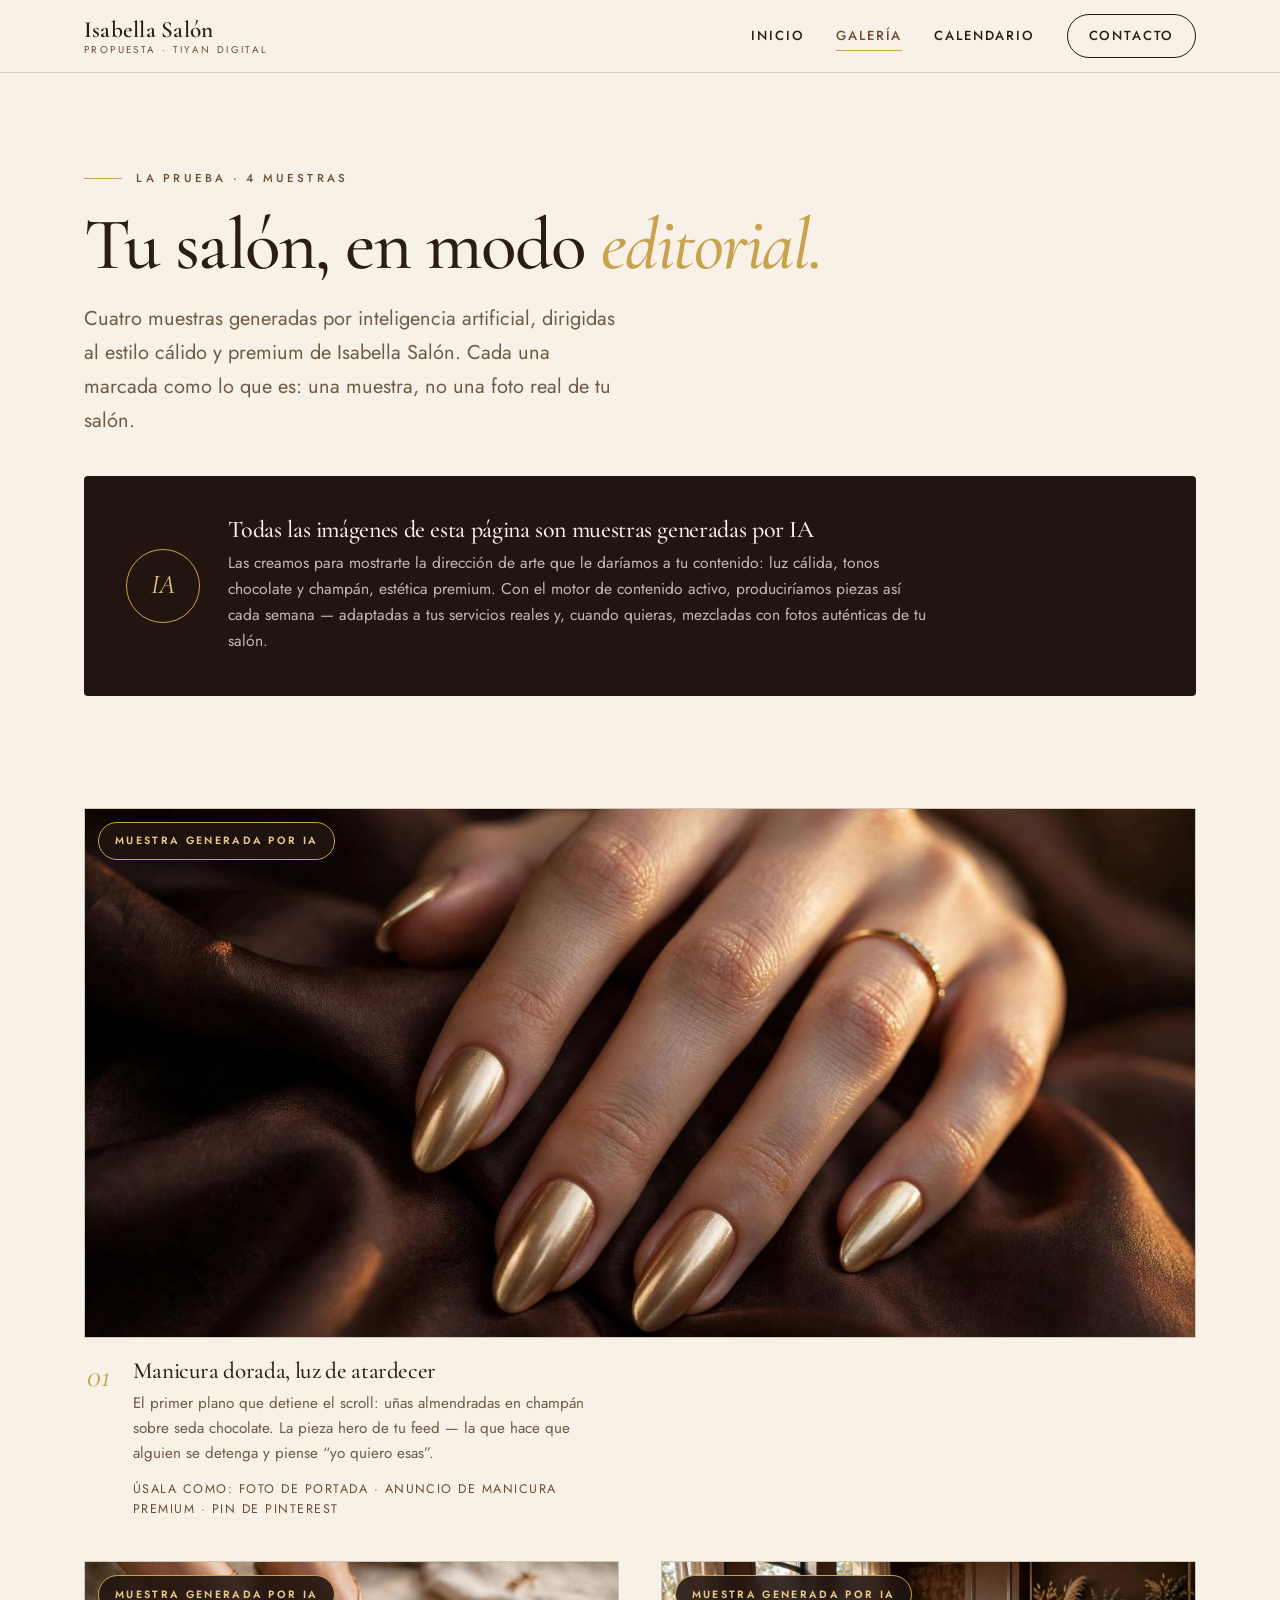
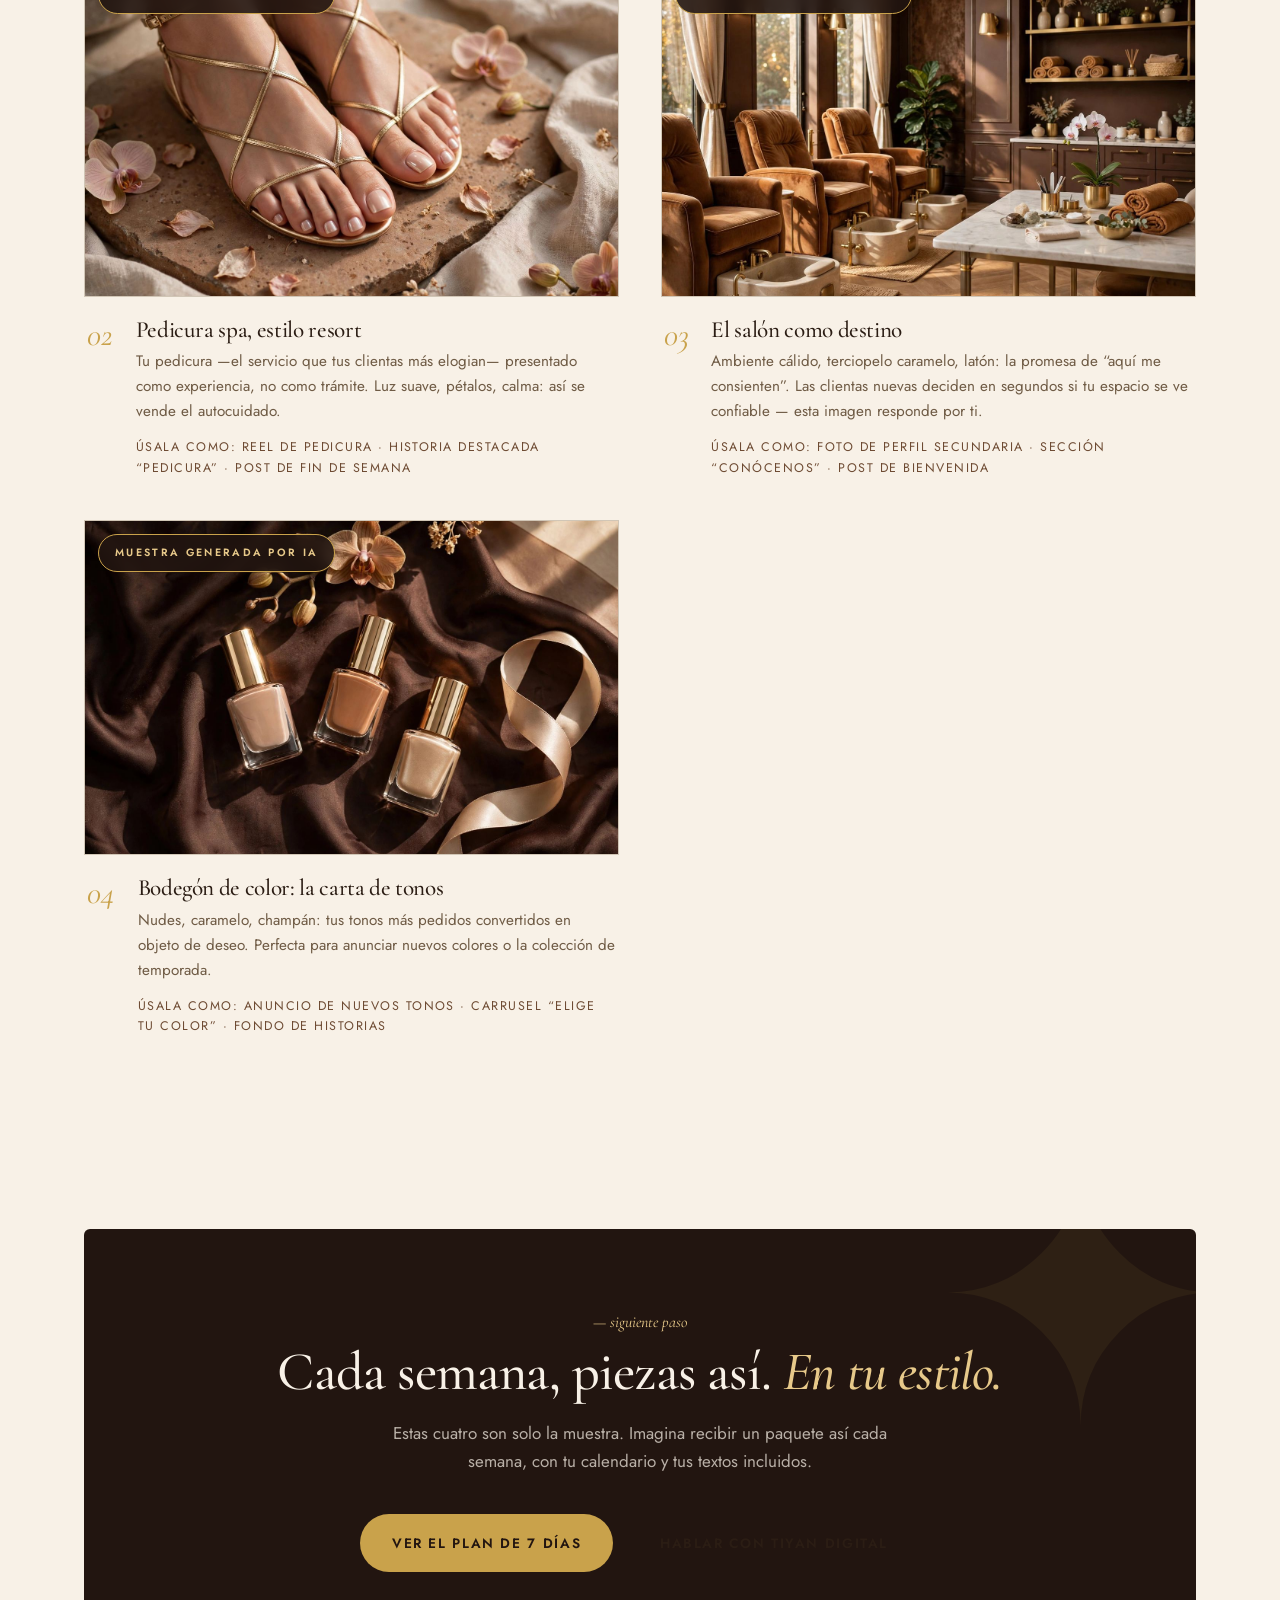
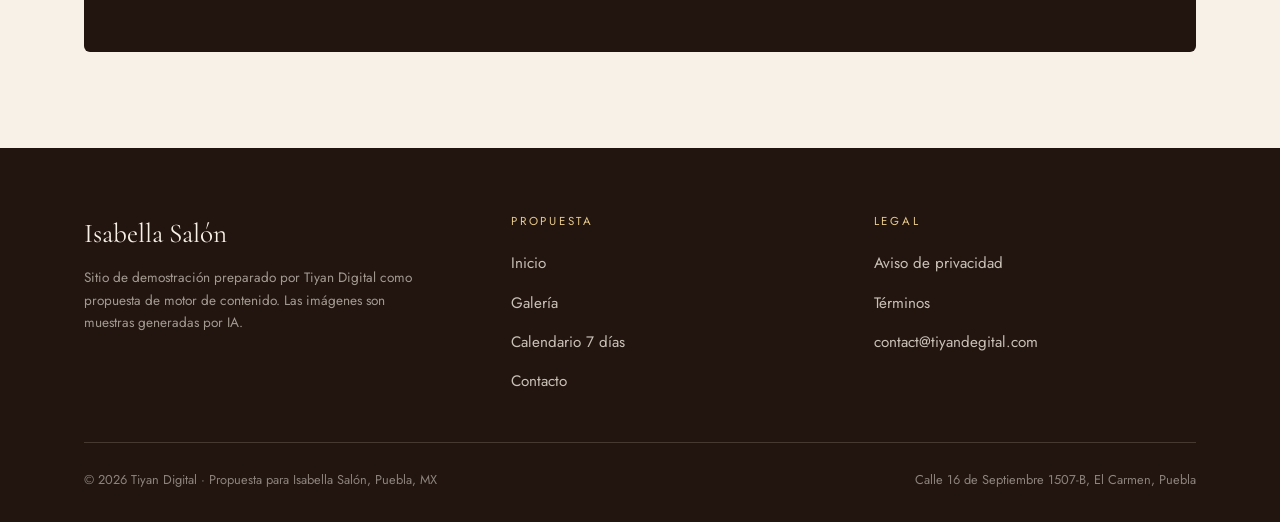
<file: galeria.html>
<!DOCTYPE html>
<html lang="es-MX">
<head>
<meta charset="UTF-8">
<meta name="viewport" content="width=device-width, initial-scale=1.0">
<title>Galería · Muestras con IA — Isabella Salón</title>
<meta name="description" content="Cuatro muestras de fotografía generadas por IA en el estilo de Isabella Salón, Puebla: manicura editorial, pedicura, interior y producto. Propuesta de Tiyan Digital.">
<meta property="og:title" content="Galería · Muestras con IA — Isabella Salón">
<meta property="og:description" content="Así se vería tu salón en Instagram con fotografía de nivel editorial. Muestras generadas por IA — propuesta de Tiyan Digital.">
<meta property="og:type" content="website">
<meta property="og:image" content="assets/galeria-manicura.jpg">
<script>document.documentElement.classList.add("js")</script>
<link rel="preconnect" href="https://fonts.googleapis.com">
<link rel="preconnect" href="https://fonts.gstatic.com" crossorigin>
<link href="https://fonts.googleapis.com/css2?family=Cormorant+Garamond:ital,wght@0,400;0,500;0,600;1,400;1,500;1,600&family=Jost:wght@300;400;500;600&display=swap" rel="stylesheet">
<link rel="stylesheet" href="assets/css/style.css">
<link rel="icon" href="data:image/svg+xml,<svg xmlns='http://www.w3.org/2000/svg' viewBox='0 0 100 100'><text y='.9em' font-size='90' font-family='Georgia' font-style='italic' fill='%23c9a24b'>I</text></svg>">
</head>
<body>
<a class="skip-link" href="#contenido">Saltar al contenido</a>

<header class="site-header">
  <div class="wrap header-inner">
    <a class="brand" href="index.html" aria-label="Isabella Salón — inicio">
      <span class="brand-name site-name">Isabella Salón</span>
      <span class="brand-sub">Propuesta · Tiyan Digital</span>
    </a>
    <button class="nav-toggle" aria-label="Abrir menú" aria-expanded="false">
      <span></span><span></span><span></span>
    </button>
    <nav class="main-nav" aria-label="Navegación principal">
      <a href="index.html">Inicio</a>
      <a href="galeria.html" aria-current="page">Galería</a>
      <a href="calendario.html">Calendario</a>
      <a href="contacto.html" class="nav-cta">Contacto</a>
    </nav>
  </div>
</header>

<main id="contenido">
  <section style="padding-bottom:0">
    <div class="wrap">
      <p class="eyebrow reveal">La prueba · 4 muestras</p>
      <h1 class="display reveal-mask" style="font-size:clamp(2.6rem,6vw,4.6rem)"><span>Tu salón, en modo <em>editorial.</em></span></h1>
      <p class="lead reveal" style="margin-top:1.4rem">Cuatro muestras generadas por inteligencia artificial, dirigidas al estilo cálido y premium de <span class="site-name">Isabella Salón</span>. Cada una marcada como lo que es: una muestra, no una foto real de tu salón.</p>
      <div class="honest reveal" style="margin-top:2.4rem">
        <div class="seal" aria-hidden="true">IA</div>
        <div>
          <h3>Todas las imágenes de esta página son muestras generadas por IA</h3>
          <p>Las creamos para mostrarte la dirección de arte que le daríamos a tu contenido: luz cálida, tonos chocolate y champán, estética premium. Con el motor de contenido activo, produciríamos piezas así cada semana — adaptadas a tus servicios reales y, cuando quieras, mezcladas con fotos auténticas de tu salón.</p>
        </div>
      </div>
    </div>
  </section>

  <section style="padding-top:64px">
    <div class="wrap">
      <div class="plates">

        <article class="plate reveal">
          <span class="ai-badge">Muestra generada por IA</span>
          <figure><img src="assets/galeria-manicura.jpg" alt="Muestra generada por IA: primer plano editorial de manicura dorada champán sobre seda color chocolate" loading="lazy"></figure>
          <div class="plate-cap">
            <span class="pn">01</span>
            <div>
              <h3>Manicura dorada, luz de atardecer</h3>
              <p>El primer plano que detiene el scroll: uñas almendradas en champán sobre seda chocolate. La pieza hero de tu feed — la que hace que alguien se detenga y piense “yo quiero esas”.</p>
              <p class="use">Úsala como: foto de portada · anuncio de manicura premium · pin de Pinterest</p>
            </div>
          </div>
        </article>

        <article class="plate reveal">
          <span class="ai-badge">Muestra generada por IA</span>
          <figure><img src="assets/galeria-pedicura.jpg" alt="Muestra generada por IA: pedicura nude con sandalias doradas sobre piedra moca y pétalos de orquídea" loading="lazy"></figure>
          <div class="plate-cap">
            <span class="pn">02</span>
            <div>
              <h3>Pedicura spa, estilo resort</h3>
              <p>Tu pedicura —el servicio que tus clientas más elogian— presentado como experiencia, no como trámite. Luz suave, pétalos, calma: así se vende el autocuidado.</p>
              <p class="use">Úsala como: reel de pedicura · historia destacada “Pedicura” · post de fin de semana</p>
            </div>
          </div>
        </article>

        <article class="plate reveal">
          <span class="ai-badge">Muestra generada por IA</span>
          <figure><img src="assets/galeria-interior.jpg" alt="Muestra generada por IA: interior de salón de uñas en tonos moca con sillones de terciopelo y detalles dorados" loading="lazy"></figure>
          <div class="plate-cap">
            <span class="pn">03</span>
            <div>
              <h3>El salón como destino</h3>
              <p>Ambiente cálido, terciopelo caramelo, latón: la promesa de “aquí me consienten”. Las clientas nuevas deciden en segundos si tu espacio se ve confiable — esta imagen responde por ti.</p>
              <p class="use">Úsala como: foto de perfil secundaria · sección “conócenos” · post de bienvenida</p>
            </div>
          </div>
        </article>

        <article class="plate reveal">
          <span class="ai-badge">Muestra generada por IA</span>
          <figure><img src="assets/galeria-flatlay.jpg" alt="Muestra generada por IA: bodegón editorial de esmaltes nude y champán con tapas doradas sobre seda chocolate" loading="lazy"></figure>
          <div class="plate-cap">
            <span class="pn">04</span>
            <div>
              <h3>Bodegón de color: la carta de tonos</h3>
              <p>Nudes, caramelo, champán: tus tonos más pedidos convertidos en objeto de deseo. Perfecta para anunciar nuevos colores o la colección de temporada.</p>
              <p class="use">Úsala como: anuncio de nuevos tonos · carrusel “elige tu color” · fondo de historias</p>
            </div>
          </div>
        </article>

      </div>
    </div>
  </section>

  <section>
    <div class="wrap">
      <div class="final-cta reveal">
        <span class="kicker-num" style="color:var(--champagne-soft)">— siguiente paso</span>
        <h2>Cada semana, piezas así. <em>En tu estilo.</em></h2>
        <p>Estas cuatro son solo la muestra. Imagina recibir un paquete así cada semana, con tu calendario y tus textos incluidos.</p>
        <div class="cta-row" style="justify-content:center">
          <a class="btn btn-gold" href="calendario.html">Ver el plan de 7 días</a>
          <a class="btn btn-ghost" href="contacto.html">Hablar con Tiyan Digital</a>
        </div>
      </div>
    </div>
  </section>
</main>

<footer class="site-footer">
  <div class="wrap">
    <div class="footer-grid">
      <div>
        <div class="footer-brand site-name">Isabella Salón</div>
        <p class="footer-tag">Sitio de demostración preparado por Tiyan Digital como propuesta de motor de contenido. Las imágenes son muestras generadas por IA.</p>
      </div>
      <div>
        <div class="footer-h">Propuesta</div>
        <ul>
          <li><a href="index.html">Inicio</a></li>
          <li><a href="galeria.html">Galería</a></li>
          <li><a href="calendario.html">Calendario 7 días</a></li>
          <li><a href="contacto.html">Contacto</a></li>
        </ul>
      </div>
      <div>
        <div class="footer-h">Legal</div>
        <ul>
          <li><a href="privacidad.html">Aviso de privacidad</a></li>
          <li><a href="terminos.html">Términos</a></li>
          <li><a href="mailto:contact@tiyandegital.com">contact@tiyandegital.com</a></li>
        </ul>
      </div>
    </div>
    <div class="footer-base">
      <span>© <span data-year>2026</span> Tiyan Digital · Propuesta para <span class="site-name">Isabella Salón</span>, Puebla, MX</span>
      <span>Calle 16 de Septiembre 1507-B, El Carmen, Puebla</span>
    </div>
  </div>
</footer>
<script src="assets/js/site.js" defer></script>
</body>
</html>
</file>
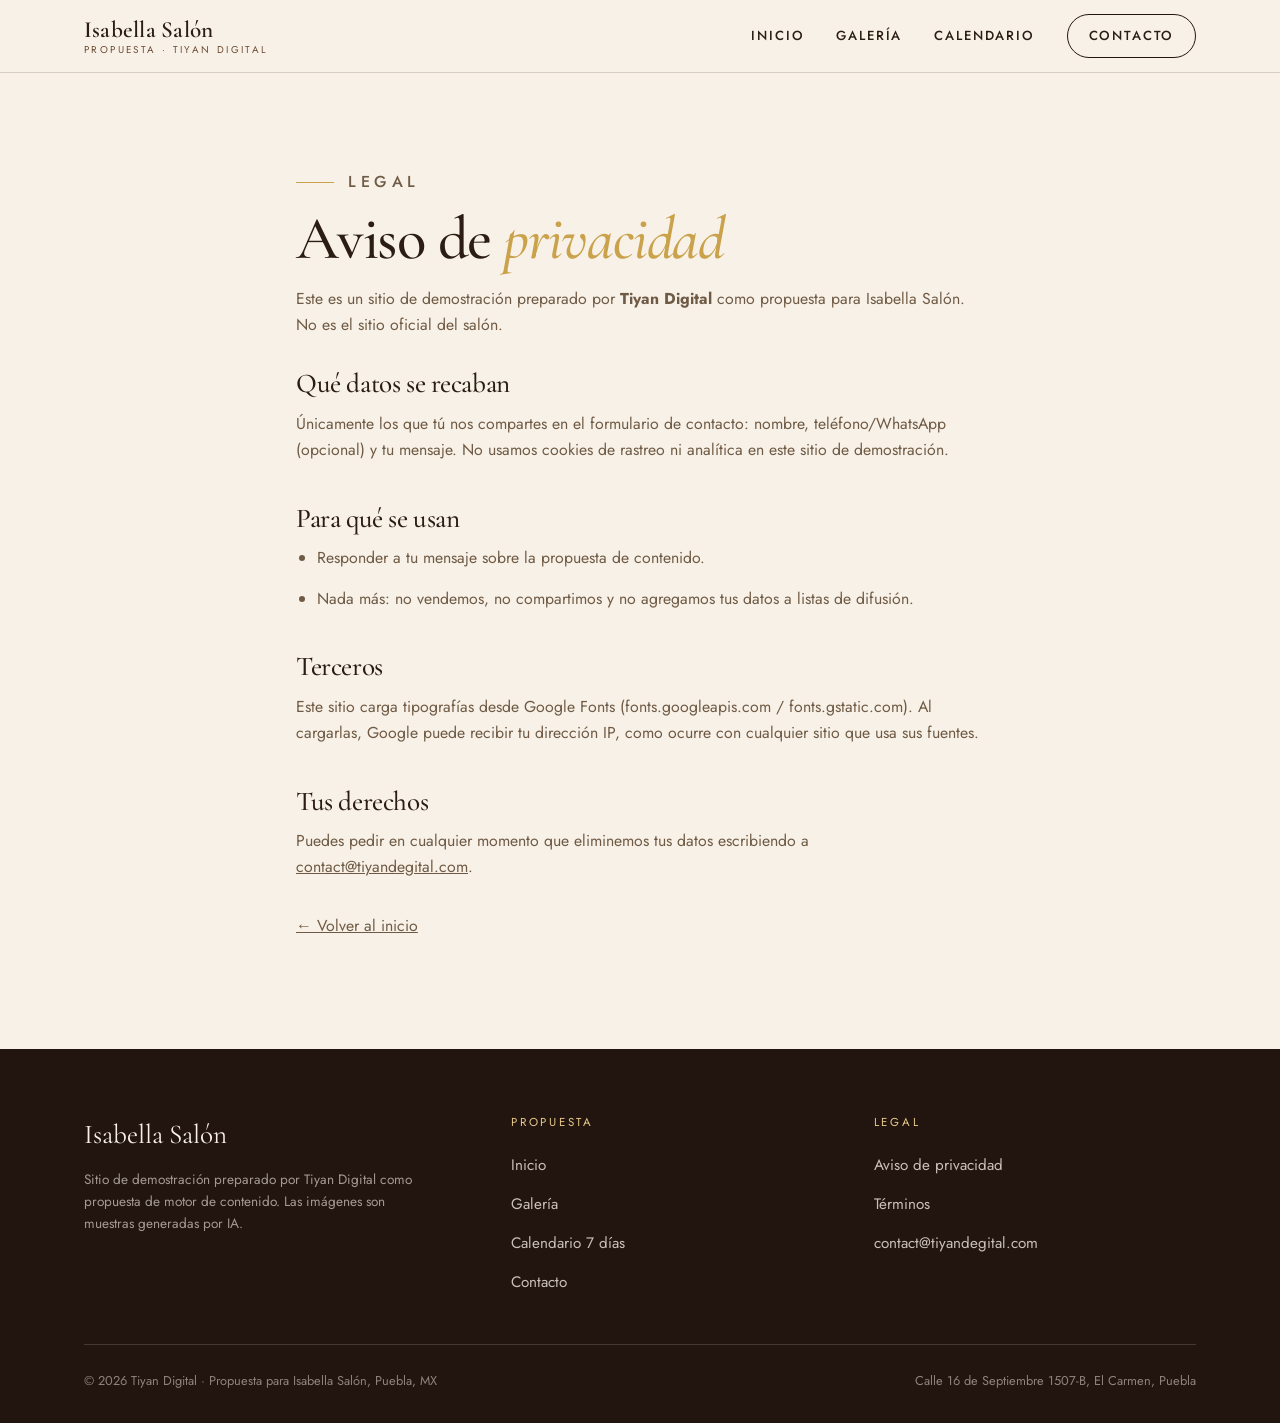
<file: privacidad.html>
<!DOCTYPE html>
<html lang="es-MX">
<head>
<meta charset="UTF-8">
<meta name="viewport" content="width=device-width, initial-scale=1.0">
<title>Aviso de privacidad — Isabella Salón · Tiyan Digital</title>
<meta name="description" content="Aviso de privacidad del sitio de demostración preparado por Tiyan Digital para Isabella Salón.">
<meta name="robots" content="noindex">
<script>document.documentElement.classList.add("js")</script>
<link rel="preconnect" href="https://fonts.googleapis.com">
<link rel="preconnect" href="https://fonts.gstatic.com" crossorigin>
<link href="https://fonts.googleapis.com/css2?family=Cormorant+Garamond:ital,wght@0,400;0,500;0,600;1,400;1,500;1,600&family=Jost:wght@300;400;500;600&display=swap" rel="stylesheet">
<link rel="stylesheet" href="assets/css/style.css">
<link rel="icon" href="data:image/svg+xml,<svg xmlns='http://www.w3.org/2000/svg' viewBox='0 0 100 100'><text y='.9em' font-size='90' font-family='Georgia' font-style='italic' fill='%23c9a24b'>I</text></svg>">
</head>
<body>
<a class="skip-link" href="#contenido">Saltar al contenido</a>
<header class="site-header">
  <div class="wrap header-inner">
    <a class="brand" href="index.html" aria-label="Isabella Salón — inicio">
      <span class="brand-name site-name">Isabella Salón</span>
      <span class="brand-sub">Propuesta · Tiyan Digital</span>
    </a>
    <button class="nav-toggle" aria-label="Abrir menú" aria-expanded="false"><span></span><span></span><span></span></button>
    <nav class="main-nav" aria-label="Navegación principal">
      <a href="index.html">Inicio</a><a href="galeria.html">Galería</a><a href="calendario.html">Calendario</a><a href="contacto.html" class="nav-cta">Contacto</a>
    </nav>
  </div>
</header>
<main id="contenido">
  <section>
    <div class="wrap legal">
      <p class="eyebrow">Legal</p>
      <h1 class="display" style="font-size:clamp(2.4rem,5vw,3.8rem)">Aviso de <em>privacidad</em></h1>
      <p style="margin-top:1.2rem;color:var(--muted)">Este es un sitio de demostración preparado por <strong>Tiyan Digital</strong> como propuesta para <span class="site-name">Isabella Salón</span>. No es el sitio oficial del salón.</p>
      <h2>Qué datos se recaban</h2>
      <p>Únicamente los que tú nos compartes en el formulario de contacto: nombre, teléfono/WhatsApp (opcional) y tu mensaje. No usamos cookies de rastreo ni analítica en este sitio de demostración.</p>
      <h2>Para qué se usan</h2>
      <ul>
        <li>Responder a tu mensaje sobre la propuesta de contenido.</li>
        <li>Nada más: no vendemos, no compartimos y no agregamos tus datos a listas de difusión.</li>
      </ul>
      <h2>Terceros</h2>
      <p>Este sitio carga tipografías desde Google Fonts (fonts.googleapis.com / fonts.gstatic.com). Al cargarlas, Google puede recibir tu dirección IP, como ocurre con cualquier sitio que usa sus fuentes.</p>
      <h2>Tus derechos</h2>
      <p>Puedes pedir en cualquier momento que eliminemos tus datos escribiendo a <a href="mailto:contact@tiyandegital.com">contact@tiyandegital.com</a>.</p>
      <p style="margin-top:2rem"><a href="index.html">← Volver al inicio</a></p>
    </div>
  </section>
</main>
<footer class="site-footer">
  <div class="wrap">
    <div class="footer-grid">
      <div><div class="footer-brand site-name">Isabella Salón</div><p class="footer-tag">Sitio de demostración preparado por Tiyan Digital como propuesta de motor de contenido. Las imágenes son muestras generadas por IA.</p></div>
      <div><div class="footer-h">Propuesta</div><ul><li><a href="index.html">Inicio</a></li><li><a href="galeria.html">Galería</a></li><li><a href="calendario.html">Calendario 7 días</a></li><li><a href="contacto.html">Contacto</a></li></ul></div>
      <div><div class="footer-h">Legal</div><ul><li><a href="privacidad.html">Aviso de privacidad</a></li><li><a href="terminos.html">Términos</a></li><li><a href="mailto:contact@tiyandegital.com">contact@tiyandegital.com</a></li></ul></div>
    </div>
    <div class="footer-base"><span>© <span data-year>2026</span> Tiyan Digital · Propuesta para <span class="site-name">Isabella Salón</span>, Puebla, MX</span><span>Calle 16 de Septiembre 1507-B, El Carmen, Puebla</span></div>
  </div>
</footer>
<script src="assets/js/site.js" defer></script>
</body>
</html>
</file>
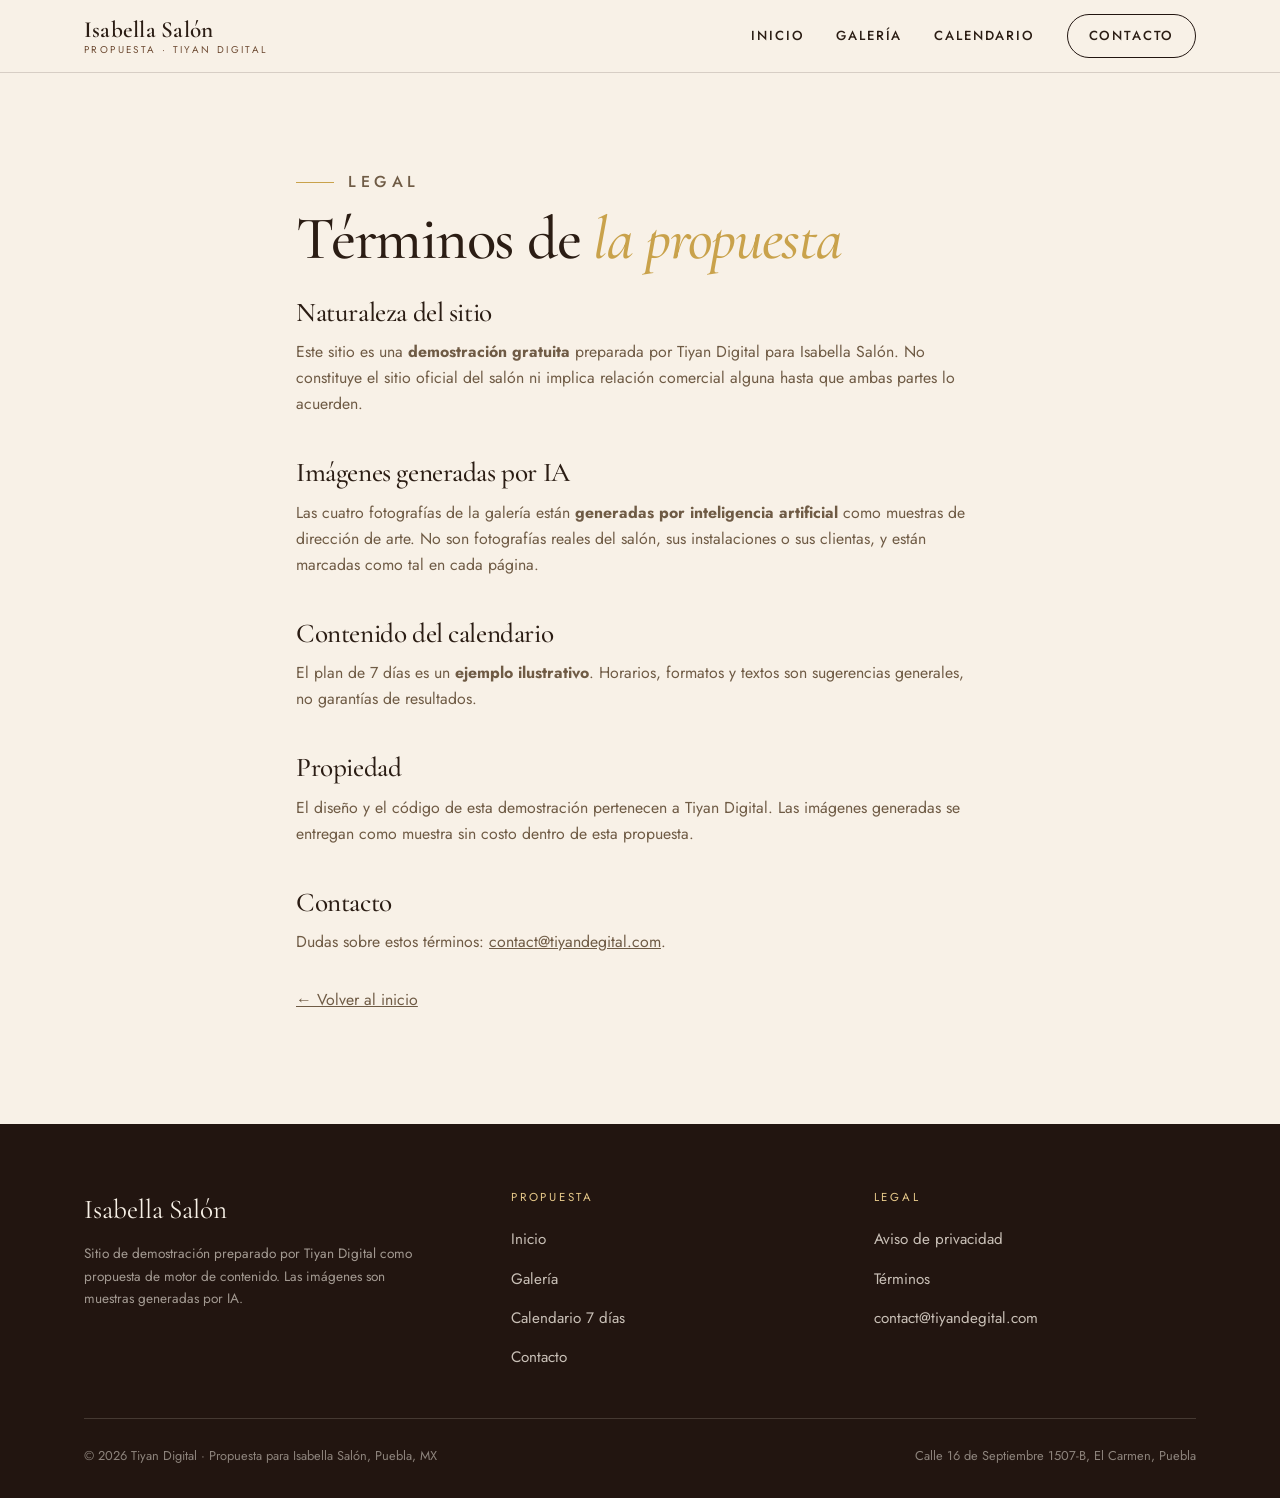
<file: terminos.html>
<!DOCTYPE html>
<html lang="es-MX">
<head>
<meta charset="UTF-8">
<meta name="viewport" content="width=device-width, initial-scale=1.0">
<title>Términos — Isabella Salón · Tiyan Digital</title>
<meta name="description" content="Términos del sitio de demostración preparado por Tiyan Digital para Isabella Salón.">
<meta name="robots" content="noindex">
<script>document.documentElement.classList.add("js")</script>
<link rel="preconnect" href="https://fonts.googleapis.com">
<link rel="preconnect" href="https://fonts.gstatic.com" crossorigin>
<link href="https://fonts.googleapis.com/css2?family=Cormorant+Garamond:ital,wght@0,400;0,500;0,600;1,400;1,500;1,600&family=Jost:wght@300;400;500;600&display=swap" rel="stylesheet">
<link rel="stylesheet" href="assets/css/style.css">
<link rel="icon" href="data:image/svg+xml,<svg xmlns='http://www.w3.org/2000/svg' viewBox='0 0 100 100'><text y='.9em' font-size='90' font-family='Georgia' font-style='italic' fill='%23c9a24b'>I</text></svg>">
</head>
<body>
<a class="skip-link" href="#contenido">Saltar al contenido</a>
<header class="site-header">
  <div class="wrap header-inner">
    <a class="brand" href="index.html" aria-label="Isabella Salón — inicio">
      <span class="brand-name site-name">Isabella Salón</span>
      <span class="brand-sub">Propuesta · Tiyan Digital</span>
    </a>
    <button class="nav-toggle" aria-label="Abrir menú" aria-expanded="false"><span></span><span></span><span></span></button>
    <nav class="main-nav" aria-label="Navegación principal">
      <a href="index.html">Inicio</a><a href="galeria.html">Galería</a><a href="calendario.html">Calendario</a><a href="contacto.html" class="nav-cta">Contacto</a>
    </nav>
  </div>
</header>
<main id="contenido">
  <section>
    <div class="wrap legal">
      <p class="eyebrow">Legal</p>
      <h1 class="display" style="font-size:clamp(2.4rem,5vw,3.8rem)">Términos de <em>la propuesta</em></h1>
      <h2>Naturaleza del sitio</h2>
      <p>Este sitio es una <strong>demostración gratuita</strong> preparada por Tiyan Digital para <span class="site-name">Isabella Salón</span>. No constituye el sitio oficial del salón ni implica relación comercial alguna hasta que ambas partes lo acuerden.</p>
      <h2>Imágenes generadas por IA</h2>
      <p>Las cuatro fotografías de la galería están <strong>generadas por inteligencia artificial</strong> como muestras de dirección de arte. No son fotografías reales del salón, sus instalaciones o sus clientas, y están marcadas como tal en cada página.</p>
      <h2>Contenido del calendario</h2>
      <p>El plan de 7 días es un <strong>ejemplo ilustrativo</strong>. Horarios, formatos y textos son sugerencias generales, no garantías de resultados.</p>
      <h2>Propiedad</h2>
      <p>El diseño y el código de esta demostración pertenecen a Tiyan Digital. Las imágenes generadas se entregan como muestra sin costo dentro de esta propuesta.</p>
      <h2>Contacto</h2>
      <p>Dudas sobre estos términos: <a href="mailto:contact@tiyandegital.com">contact@tiyandegital.com</a>.</p>
      <p style="margin-top:2rem"><a href="index.html">← Volver al inicio</a></p>
    </div>
  </section>
</main>
<footer class="site-footer">
  <div class="wrap">
    <div class="footer-grid">
      <div><div class="footer-brand site-name">Isabella Salón</div><p class="footer-tag">Sitio de demostración preparado por Tiyan Digital como propuesta de motor de contenido. Las imágenes son muestras generadas por IA.</p></div>
      <div><div class="footer-h">Propuesta</div><ul><li><a href="index.html">Inicio</a></li><li><a href="galeria.html">Galería</a></li><li><a href="calendario.html">Calendario 7 días</a></li><li><a href="contacto.html">Contacto</a></li></ul></div>
      <div><div class="footer-h">Legal</div><ul><li><a href="privacidad.html">Aviso de privacidad</a></li><li><a href="terminos.html">Términos</a></li><li><a href="mailto:contact@tiyandegital.com">contact@tiyandegital.com</a></li></ul></div>
    </div>
    <div class="footer-base"><span>© <span data-year>2026</span> Tiyan Digital · Propuesta para <span class="site-name">Isabella Salón</span>, Puebla, MX</span><span>Calle 16 de Septiembre 1507-B, El Carmen, Puebla</span></div>
  </div>
</footer>
<script src="assets/js/site.js" defer></script>
</body>
</html>
</file>
<file: assets/css/style.css>
/* ============================================================
   Isabella Salón — propuesta de contenido (Tiyan Digital)
   Lenguaje visual: editorial de belleza cálido
   chocolate / moca / champán dorado · serif elegante + sans limpia
   ============================================================ */

:root{
  --chocolate:#221510;
  --chocolate-2:#2e1d14;
  --espresso:#3a2417;
  --moca:#6e4b33;
  --moca-soft:#a3805f;
  --champagne:#c9a24b;
  --champagne-soft:#e7c98a;
  --cream:#f8f1e7;
  --cream-2:#f1e7d5;
  --ink:#2b1d14;
  --muted:#6f5b45;
  --line:rgba(43,29,20,.16);
  --line-light:rgba(248,241,231,.16);
  --serif:"Cormorant Garamond",Georgia,"Times New Roman",serif;
  --sans:"Jost",-apple-system,"Segoe UI",Helvetica,Arial,sans-serif;
  --ease:cubic-bezier(.16,1,.3,1);
  --wrap:1160px;
}

*{box-sizing:border-box;margin:0;padding:0}
html{scroll-behavior:smooth}
html,body{overflow-x:hidden}
body{
  font-family:var(--sans);
  font-size:17px;line-height:1.65;
  color:var(--ink);background:var(--cream);
  -webkit-font-smoothing:antialiased;
}
body::before{content:"";display:block;height:0} /* ancla superior */

img{max-width:100%;height:auto;display:block}
a{color:inherit}
::selection{background:var(--champagne);color:var(--chocolate)}

.skip-link{
  position:absolute;left:-999px;top:0;background:var(--chocolate);color:var(--cream);
  padding:.7rem 1.2rem;z-index:200;font-size:.85rem;
}
.skip-link:focus{left:12px;top:12px}

.wrap{max-width:var(--wrap);margin:0 auto;padding:0 24px}
section{padding:96px 0}
@media(max-width:720px){section{padding:64px 0}body{font-size:16px}}

/* ---------- tipografía ---------- */
h1,h2,h3{font-family:var(--serif);font-weight:500;line-height:1.02;letter-spacing:-.015em}
.display{font-size:clamp(3rem,8.4vw,6.4rem);line-height:.94;letter-spacing:-.02em}
.display em{font-style:italic;color:var(--champagne);font-weight:500}
.on-dark .display em{color:var(--champagne-soft)}
h2{font-size:clamp(2.1rem,4.6vw,3.4rem);margin-bottom:1.1rem}
h2 em{font-style:italic;color:var(--moca)}
.on-dark h2 em{color:var(--champagne-soft)}
.lead{font-size:clamp(1.05rem,1.6vw,1.25rem);line-height:1.7;color:var(--muted);max-width:34rem}
.on-dark .lead{color:rgba(248,241,231,.72)}
.eyebrow{
  font-size:.72rem;letter-spacing:.28em;text-transform:uppercase;
  color:var(--moca);margin-bottom:1.4rem;display:flex;align-items:center;gap:.9rem;
  font-weight:500;
}
.eyebrow::before{content:"";width:38px;height:1px;background:var(--champagne)}
.on-dark .eyebrow{color:var(--champagne-soft)}
.kicker-num{
  font-family:var(--serif);font-style:italic;font-size:1rem;color:var(--moca);
  display:block;margin-bottom:.6rem;
}
.on-dark .kicker-num{color:var(--champagne-soft)}

/* ---------- header ---------- */
.site-header{
  position:sticky;top:0;z-index:100;
  background:rgba(248,241,231,.9);backdrop-filter:blur(14px);-webkit-backdrop-filter:blur(14px);
  border-bottom:1px solid var(--line);
}
.header-inner{display:flex;align-items:center;justify-content:space-between;height:72px}
.brand{display:flex;flex-direction:column;line-height:1.15;text-decoration:none}
.brand .brand-name{font-family:var(--serif);font-size:1.45rem;font-weight:600;letter-spacing:.01em}
.brand .brand-sub{font-size:.62rem;letter-spacing:.24em;text-transform:uppercase;color:var(--moca)}
.main-nav{display:flex;gap:2rem;align-items:center}
.main-nav a{
  text-decoration:none;font-size:.82rem;letter-spacing:.14em;text-transform:uppercase;
  color:var(--ink);padding:.6rem 0;position:relative;font-weight:500;
}
.main-nav a::after{
  content:"";position:absolute;left:0;bottom:.35rem;height:1px;width:0;
  background:var(--champagne);transition:width .3s var(--ease);
}
.main-nav a:hover::after,.main-nav a[aria-current="page"]::after{width:100%}
.main-nav a[aria-current="page"]{color:var(--moca)}
.nav-cta{
  border:1px solid var(--chocolate);padding:.65rem 1.3rem !important;border-radius:999px;
  transition:background .25s,color .25s;
}
.nav-cta::after{display:none}
.nav-cta:hover{background:var(--chocolate);color:var(--cream) !important}
.nav-toggle{display:none;background:none;border:0;cursor:pointer;padding:.6rem}
.nav-toggle span{display:block;width:26px;height:2px;background:var(--ink);margin:6px 0;transition:.3s var(--ease)}
@media(max-width:860px){
  .nav-toggle{display:block}
  .main-nav{
    position:fixed;inset:72px 0 auto 0;background:var(--cream);
    flex-direction:column;align-items:flex-start;gap:0;padding:0 24px;
    max-height:0;overflow:hidden;transition:max-height .4s var(--ease);
    border-bottom:1px solid transparent;
  }
  .main-nav.open{max-height:340px;border-bottom-color:var(--line);padding-bottom:1.2rem}
  .main-nav a{padding:.85rem 0;width:100%;border-bottom:1px solid var(--line);font-size:.95rem}
  .nav-cta{border:0 !important;padding:.85rem 0 !important;border-radius:0}
}

/* ---------- hero ---------- */
.hero{padding:72px 0 88px;position:relative}
.hero-grid{display:grid;grid-template-columns:1.08fr .92fr;gap:3.5rem;align-items:center}
.hero-copy p.sub{margin:1.6rem 0 2.2rem;max-width:30rem;color:var(--muted);font-size:1.1rem}
.cta-row{display:flex;gap:1rem;flex-wrap:wrap}
.btn{
  display:inline-flex;align-items:center;gap:.6rem;
  font-family:var(--sans);font-size:.85rem;font-weight:600;letter-spacing:.12em;text-transform:uppercase;
  text-decoration:none;padding:1.05rem 1.9rem;border-radius:999px;cursor:pointer;border:1px solid transparent;
  transition:transform .25s var(--ease),background .25s,color .25s,border-color .25s;min-height:52px;
}
.btn:active{transform:scale(.97)}
.btn-gold{background:var(--champagne);color:var(--chocolate)}
.btn-gold:hover{background:var(--chocolate);color:var(--champagne-soft)}
.btn-ghost{border-color:var(--chocolate);color:var(--ink);background:transparent}
.btn-ghost:hover{background:var(--chocolate);color:var(--cream)}
.on-dark .btn-ghost{border-color:var(--champagne-soft);color:var(--cream)}
.on-dark .btn-ghost:hover{background:var(--champagne);color:var(--chocolate);border-color:var(--champagne)}
.hero-media{position:relative}
.hero-frame{
  border:1px solid var(--champagne);padding:14px;background:var(--cream-2);
  transform:rotate(1.6deg);box-shadow:0 30px 60px -30px rgba(34,21,16,.35);
}
.hero-frame img{aspect-ratio:4/3.4;object-fit:cover;width:100%}
.hero-badge{
  position:absolute;left:-18px;bottom:34px;background:var(--chocolate);color:var(--cream);
  padding:.9rem 1.2rem;font-size:.68rem;letter-spacing:.2em;text-transform:uppercase;
  transform:rotate(-2deg);box-shadow:0 16px 30px -12px rgba(34,21,16,.5);
}
.hero-badge strong{color:var(--champagne-soft);display:block;font-size:.72rem;margin-bottom:.2rem}
.hero-note{margin-top:1.6rem;font-size:.85rem;color:var(--muted);display:flex;gap:.6rem;align-items:flex-start}
.hero-note svg{flex:none;margin-top:.2rem}
@media(max-width:900px){
  .hero-grid{grid-template-columns:1fr;gap:2.6rem}
  .hero-badge{left:8px}
}

/* ---------- marquee ---------- */
.marquee{border-top:1px solid var(--line);border-bottom:1px solid var(--line);overflow:hidden;padding:1.05rem 0;background:var(--cream)}
.marquee-track{display:flex;gap:3rem;white-space:nowrap;width:max-content;animation:scroll 30s linear infinite}
.marquee-track span{
  font-family:var(--serif);font-style:italic;font-size:1.35rem;color:var(--moca);
  display:flex;align-items:center;gap:3rem;
}
.marquee-track span::after{content:"✦";font-style:normal;color:var(--champagne);font-size:.9rem}
@keyframes scroll{to{transform:translateX(calc(-50% - 1.5rem))}}

/* ---------- secciones editoriales ---------- */
.split{display:grid;grid-template-columns:.9fr 1.1fr;gap:4rem;align-items:start}
@media(max-width:900px){.split{grid-template-columns:1fr;gap:2rem}}
.rule{border:0;border-top:1px solid var(--line);margin:2.2rem 0}
.on-dark .rule{border-color:var(--line-light)}
.check-list{list-style:none;margin-top:1.6rem;display:grid;gap:1.1rem}
.check-list li{display:flex;gap:1rem;align-items:flex-start}
.check-list .n{
  font-family:var(--serif);font-style:italic;color:var(--champagne);
  font-size:1.3rem;line-height:1.4;flex:none;min-width:2.2rem;
}
.check-list strong{display:block;font-weight:600;margin-bottom:.15rem}
.check-list p{color:var(--muted);font-size:.98rem}
.on-dark .check-list p{color:rgba(248,241,231,.7)}
.stat-row{display:flex;gap:2.6rem;margin-top:2rem;flex-wrap:wrap}
.stat .v{font-family:var(--serif);font-size:2.6rem;color:var(--chocolate);line-height:1}
.on-dark .stat .v{color:var(--champagne-soft)}
.stat .l{font-size:.72rem;letter-spacing:.2em;text-transform:uppercase;color:var(--muted);margin-top:.4rem}

/* ---------- franja honesta ---------- */
.honest{
  background:var(--chocolate);color:var(--cream);border-radius:4px;
  padding:2.6rem;display:grid;grid-template-columns:auto 1fr;gap:1.8rem;align-items:center;
  margin-top:3.5rem;
}
.honest .seal{
  width:74px;height:74px;flex:none;border:1px solid var(--champagne);border-radius:50%;
  display:flex;align-items:center;justify-content:center;
  font-family:var(--serif);font-style:italic;font-size:1.7rem;color:var(--champagne-soft);
}
.honest h3{font-size:1.5rem;margin-bottom:.5rem}
.honest p{color:rgba(248,241,231,.75);font-size:.98rem;max-width:44rem}
@media(max-width:640px){.honest{grid-template-columns:1fr;padding:2rem}}

/* ---------- galería ---------- */
.plates{display:grid;grid-template-columns:1fr 1fr;gap:2.6rem;margin-top:3rem}
.plate:first-child{grid-column:1/-1}
.plate{position:relative}
.plate figure{overflow:hidden;background:var(--cream-2);border:1px solid var(--line)}
.plate img{width:100%;aspect-ratio:16/10;object-fit:cover;transition:transform .8s var(--ease)}
.plate:first-child img{aspect-ratio:21/10}
.plate:hover img{transform:scale(1.035)}
.plate-cap{display:grid;grid-template-columns:auto 1fr;gap:1.4rem;padding:1.4rem .2rem 0;align-items:start}
.plate-cap .pn{font-family:var(--serif);font-style:italic;font-size:2rem;color:var(--champagne);line-height:1}
.plate-cap h3{font-size:1.45rem;margin-bottom:.4rem}
.plate-cap p{color:var(--muted);font-size:.95rem;max-width:30rem}
.plate-cap .use{margin-top:.8rem;font-size:.78rem;letter-spacing:.12em;text-transform:uppercase;color:var(--moca)}
.ai-badge{
  position:absolute;top:14px;left:14px;z-index:2;
  background:rgba(34,21,16,.88);color:var(--champagne-soft);
  font-size:.66rem;font-weight:600;letter-spacing:.22em;text-transform:uppercase;
  padding:.6rem 1rem;border:1px solid var(--champagne);border-radius:999px;
  backdrop-filter:blur(6px);
}
@media(max-width:760px){.plates{grid-template-columns:1fr}.plate:first-child img{aspect-ratio:16/10}}

/* ---------- calendario ---------- */
.days{display:grid;gap:1.4rem;margin-top:3rem}
.day{
  display:grid;grid-template-columns:150px 1fr;gap:2rem;
  border:1px solid var(--line);background:#fffdf8;padding:1.8rem 2rem;border-radius:4px;
  position:relative;transition:border-color .3s,transform .3s var(--ease);
}
.day:hover{border-color:var(--champagne);transform:translateY(-2px)}
.day-head .dow{font-family:var(--serif);font-size:1.6rem;line-height:1.1}
.day-head .fmt{
  display:inline-block;margin-top:.7rem;font-size:.66rem;font-weight:600;letter-spacing:.2em;
  text-transform:uppercase;color:var(--chocolate);border:1px solid var(--champagne);
  padding:.45rem .9rem;border-radius:999px;background:rgba(201,162,75,.1);
}
.day h3{font-size:1.35rem;margin-bottom:.5rem}
.day p{color:var(--muted);font-size:.97rem;max-width:38rem}
.day .hook{
  margin-top:1rem;padding:1rem 1.2rem;background:var(--cream-2);border-left:2px solid var(--champagne);
  font-family:var(--serif);font-style:italic;font-size:1.12rem;color:var(--espresso);
}
.day .meta{margin-top:.9rem;display:flex;gap:1.6rem;flex-wrap:wrap;font-size:.8rem;color:var(--moca);letter-spacing:.06em}
.day .meta strong{font-weight:600}
@media(max-width:640px){.day{grid-template-columns:1fr;gap:1rem;padding:1.5rem}}

/* ---------- contacto ---------- */
.contact-grid{display:grid;grid-template-columns:1fr 1fr;gap:3.5rem;align-items:start;margin-top:3rem}
@media(max-width:900px){.contact-grid{grid-template-columns:1fr}}
.contact-card{border:1px solid var(--line);padding:2.2rem;background:#fffdf8;border-radius:4px}
.contact-card h3{font-size:1.6rem;margin-bottom:.6rem}
.contact-card p{color:var(--muted);font-size:.97rem;margin-bottom:1.4rem}
.form-field{margin-bottom:1.2rem}
.form-field label{display:block;font-size:.78rem;font-weight:600;letter-spacing:.14em;text-transform:uppercase;margin-bottom:.5rem;color:var(--espresso)}
.form-field input,.form-field textarea{
  width:100%;font-family:var(--sans);font-size:1rem;color:var(--ink);
  border:1px solid var(--line);background:var(--cream);border-radius:3px;
  padding:.9rem 1.1rem;transition:border-color .25s,box-shadow .25s;
}
.form-field input:focus,.form-field textarea:focus{
  outline:none;border-color:var(--champagne);box-shadow:0 0 0 3px rgba(201,162,75,.22);
}
.form-field textarea{min-height:130px;resize:vertical}
.consent{display:flex;gap:.8rem;align-items:flex-start;margin:1.4rem 0;font-size:.88rem;color:var(--muted)}
.consent input{width:20px;height:20px;flex:none;margin-top:.15rem;accent-color:var(--moca)}
.form-ok{display:none;border:1px solid var(--champagne);background:rgba(201,162,75,.12);padding:1.4rem;border-radius:4px;margin-top:1.2rem}
.form-ok.show{display:block}
.direct{display:grid;gap:1rem;margin-top:1.6rem}
.direct a{
  display:flex;align-items:center;gap:1rem;text-decoration:none;border:1px solid var(--line);
  padding:1.1rem 1.3rem;border-radius:4px;transition:border-color .25s,transform .25s var(--ease);background:#fffdf8;
}
.direct a:hover{border-color:var(--champagne);transform:translateY(-2px)}
.direct .ic{
  width:46px;height:46px;flex:none;border-radius:50%;background:var(--chocolate);color:var(--champagne-soft);
  display:flex;align-items:center;justify-content:center;
}
.direct strong{display:block;font-size:1rem}
.direct small{color:var(--muted);font-size:.85rem}

/* ---------- CTA final ---------- */
.final-cta{background:var(--chocolate);color:var(--cream);text-align:center;border-radius:6px;padding:5rem 2rem;position:relative;overflow:hidden}
.final-cta::before{
  content:"✦";position:absolute;font-size:22rem;color:rgba(201,162,75,.07);
  top:-6rem;right:-2rem;font-family:var(--serif);line-height:1;pointer-events:none;
}
.final-cta h2{color:var(--cream);max-width:16em;margin:0 auto 1.2rem}
.final-cta h2 em{color:var(--champagne-soft)}
.final-cta p{color:rgba(248,241,231,.7);max-width:32rem;margin:0 auto 2.4rem}

/* ---------- footer ---------- */
.site-footer{background:var(--chocolate);color:var(--cream);padding:4rem 0 2rem;margin-top:0}
.footer-grid{display:grid;grid-template-columns:1.2fr 1fr 1fr;gap:2.5rem;margin-bottom:3rem}
@media(max-width:760px){.footer-grid{grid-template-columns:1fr}}
.footer-brand{font-family:var(--serif);font-size:1.7rem;margin-bottom:.6rem}
.footer-tag{font-size:.85rem;color:rgba(248,241,231,.6);max-width:22rem}
.footer-h{font-size:.72rem;letter-spacing:.24em;text-transform:uppercase;color:var(--champagne-soft);margin-bottom:1.1rem}
.site-footer ul{list-style:none;display:grid;gap:.7rem}
.site-footer ul a{color:rgba(248,241,231,.78);text-decoration:none;font-size:.95rem}
.site-footer ul a:hover{color:var(--champagne-soft)}
.footer-base{
  border-top:1px solid var(--line-light);padding-top:1.6rem;display:flex;justify-content:space-between;
  gap:1rem;flex-wrap:wrap;font-size:.8rem;color:rgba(248,241,231,.5);
}

/* ---------- páginas legales ---------- */
.legal{max-width:46rem}
.legal h2{margin:2.6rem 0 .8rem;font-size:1.7rem}
.legal h2:first-of-type{margin-top:2rem}
.legal p,.legal li{color:var(--muted);font-size:.99rem;margin-bottom:.9rem}
.legal ul{padding-left:1.3rem}

/* ---------- reveal (solo cuando JS está activo; sin JS todo visible) ---------- */
.js .reveal{opacity:0;transform:translateY(26px);transition:opacity .8s var(--ease),transform .8s var(--ease)}
.js .reveal.in{opacity:1;transform:none}
.reveal-mask{overflow:hidden}
.js .reveal-mask>span{display:block;transform:translateY(105%);transition:transform 1s var(--ease)}
.js .reveal-mask.in>span{transform:none}
@media(prefers-reduced-motion:reduce){
  *,*::before,*::after{animation-duration:.01ms !important;transition-duration:.01ms !important}
  .reveal,.reveal-mask>span{opacity:1;transform:none}
  .marquee-track{animation:none}
  html{scroll-behavior:auto}
}

/* ---------- foco accesible ---------- */
a:focus-visible,button:focus-visible,input:focus-visible,textarea:focus-visible{
  outline:2px solid var(--champagne);outline-offset:3px;
}
</file>
